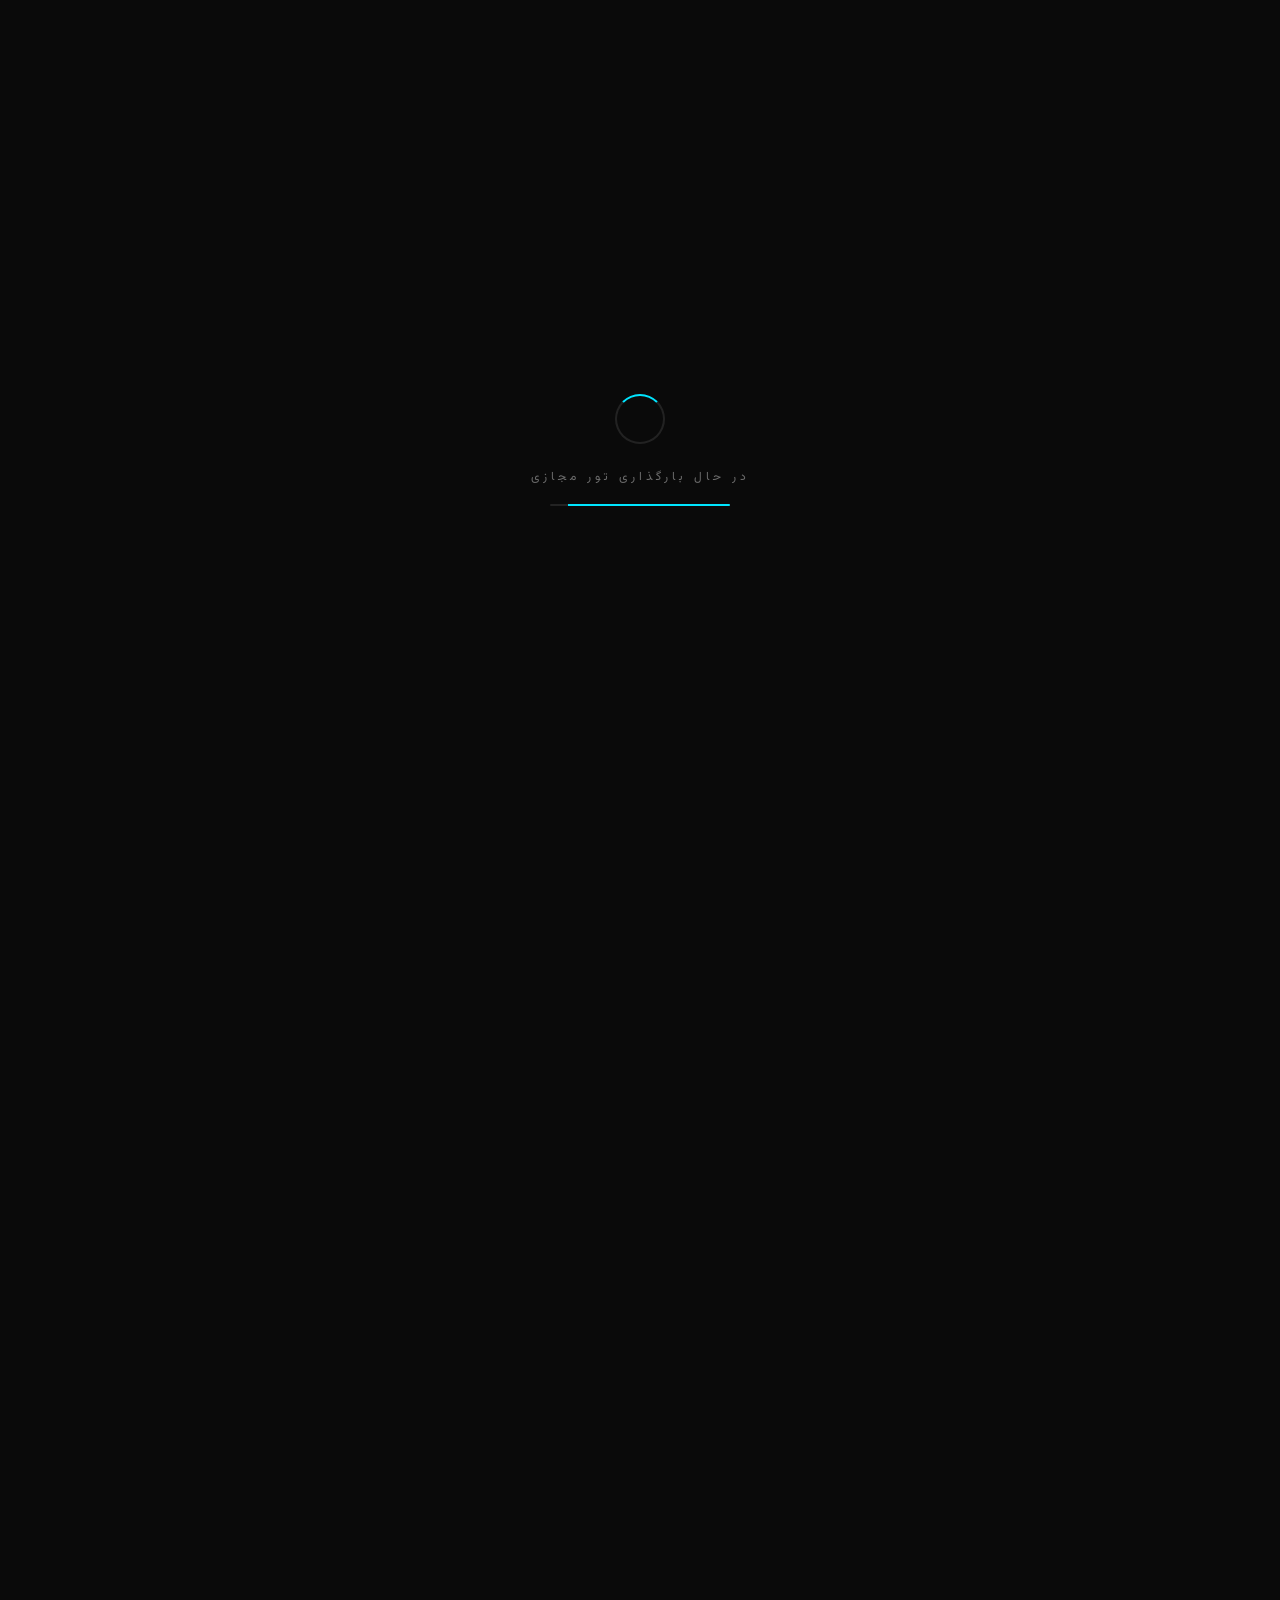
<file: 360-2/index.html>
<!DOCTYPE html>
<html lang="fa" dir="rtl">
<head>
    <meta charset="UTF-8">
    <meta name="viewport" content="width=device-width, initial-scale=1.0, maximum-scale=1.0, user-scalable=no">
    <meta name="apple-mobile-web-app-capable" content="yes">
    <meta name="apple-mobile-web-app-status-bar-style" content="black-translucent">
    <title>تور مجازی 360 — اسکرول کنید</title>
    <style>
        @import url('https://fonts.googleapis.com/css2?family=Vazirmatn:wght@100;300;400;500;700;900&display=swap');

        * {
            margin: 0;
            padding: 0;
            box-sizing: border-box;
            -webkit-tap-highlight-color: transparent;
        }

        :root {
            --accent: #00e5ff;
            --accent2: #ff6b35;
            --dark: #0a0a0a;
            --safe-bottom: env(safe-area-inset-bottom, 0px);
        }

        html {
            scroll-behavior: auto;
            overflow-x: hidden;
        }

        body {
            font-family: 'Vazirmatn', sans-serif;
            background: var(--dark);
            color: #fff;
            overflow-x: hidden;
            overscroll-behavior-y: none;
        }

        /* ==================== SCROLL CONTAINER ==================== */
        .scroll-container {
            height: 1200vh;
            position: relative;
        }

        /* ==================== VIDEO ==================== */
        .video-wrapper {
            position: fixed;
            top: 0;
            left: 0;
            width: 100vw;
            height: 100vh;
            height: 100dvh;
            z-index: 1;
            overflow: hidden;
        }

        .video-wrapper video {
            width: 100%;
            height: 100%;
            object-fit: cover;
            transform: scale(1);
            transition: transform 0.3s ease-out;
        }

        .video-overlay {
            position: fixed;
            top: 0;
            left: 0;
            width: 100%;
            height: 100%;
            z-index: 2;
            pointer-events: none;
            background:
                radial-gradient(ellipse at center, transparent 40%, rgba(0,0,0,0.35) 100%),
                linear-gradient(to bottom, rgba(0,0,0,0.25) 0%, transparent 18%, transparent 82%, rgba(0,0,0,0.45) 100%);
        }

        .vignette {
            position: fixed;
            top: 0;
            left: 0;
            width: 100%;
            height: 100%;
            z-index: 2;
            pointer-events: none;
            box-shadow: inset 0 0 120px rgba(0,0,0,0.5);
        }

        /* ==================== TOP BAR ==================== */
        .top-bar {
            position: fixed;
            top: 0;
            left: 0;
            width: 100%;
            height: 64px;
            z-index: 200;
            display: flex;
            align-items: center;
            justify-content: center;
            padding: 0 24px;
            background: linear-gradient(to bottom, rgba(0,0,0,0.5), transparent);
        }

        .logo {
            font-size: 18px;
            font-weight: 900;
            letter-spacing: 3px;
            display: flex;
            align-items: center;
            gap: 10px;
        }

        .logo-icon {
            width: 34px;
            height: 34px;
            border: 2px solid var(--accent);
            border-radius: 50%;
            display: flex;
            align-items: center;
            justify-content: center;
            font-size: 12px;
            flex-shrink: 0;
        }

        /* ==================== PROGRESS BAR (Desktop — vertical) ==================== */
        .progress-track {
            position: fixed;
            right: 28px;
            top: 50%;
            transform: translateY(-50%);
            width: 3px;
            height: 180px;
            background: rgba(255,255,255,0.1);
            border-radius: 3px;
            z-index: 100;
        }

        .progress-fill {
            width: 100%;
            height: 0%;
            background: linear-gradient(to bottom, var(--accent), var(--accent2));
            border-radius: 3px;
            transition: height 0.1s linear;
            position: relative;
        }

        .progress-fill::after {
            content: '';
            position: absolute;
            bottom: -5px;
            left: 50%;
            transform: translateX(-50%);
            width: 11px;
            height: 11px;
            background: var(--accent);
            border-radius: 50%;
            box-shadow: 0 0 12px var(--accent);
        }

        .section-marker {
            position: absolute;
            right: -8px;
            width: 20px;
            height: 1px;
            background: rgba(255,255,255,0.15);
        }

        /* ==================== MOBILE PROGRESS (horizontal top) ==================== */
        .mobile-progress {
            display: none;
            position: fixed;
            top: 0;
            left: 0;
            width: 100%;
            height: 3px;
            background: rgba(255,255,255,0.08);
            z-index: 300;
        }

        .mobile-progress-fill {
            height: 100%;
            width: 0%;
            background: linear-gradient(to right, var(--accent), var(--accent2));
            transition: width 0.1s linear;
            border-radius: 0 3px 3px 0;
            position: relative;
        }

        .mobile-progress-fill::after {
            content: '';
            position: absolute;
            right: -2px;
            top: -2px;
            width: 7px;
            height: 7px;
            background: var(--accent);
            border-radius: 50%;
            box-shadow: 0 0 10px var(--accent);
        }

        /* ==================== SCROLL INDICATOR ==================== */
        .scroll-indicator {
            position: fixed;
            bottom: 90px;
            left: 50%;
            transform: translateX(-50%);
            z-index: 100;
            display: flex;
            flex-direction: column;
            align-items: center;
            gap: 10px;
            opacity: 1;
            transition: opacity 0.5s;
        }

        .scroll-indicator.hidden {
            opacity: 0;
            pointer-events: none;
        }

        .scroll-indicator span {
            font-size: 11px;
            letter-spacing: 3px;
            color: rgba(255,255,255,0.5);
        }

        .scroll-mouse {
            width: 24px;
            height: 38px;
            border: 2px solid rgba(255,255,255,0.3);
            border-radius: 12px;
            position: relative;
        }

        .scroll-mouse::after {
            content: '';
            position: absolute;
            top: 8px;
            left: 50%;
            transform: translateX(-50%);
            width: 3px;
            height: 8px;
            background: var(--accent);
            border-radius: 3px;
            animation: scrollAnim 2s infinite;
        }

        .scroll-touch {
            display: none;
            font-size: 28px;
            animation: swipeAnim 2s infinite ease-in-out;
        }

        @keyframes scrollAnim {
            0% { opacity: 1; top: 8px; }
            100% { opacity: 0; top: 22px; }
        }

        @keyframes swipeAnim {
            0%, 100% { transform: translateY(0); opacity: 1; }
            50% { transform: translateY(-15px); opacity: 0.4; }
        }

        /* ==================== CONTENT SECTIONS ==================== */
        .content-section {
            position: fixed;
            top: 0;
            left: 0;
            width: 100%;
            height: 100vh;
            height: 100dvh;
            z-index: 50;
            display: flex;
            align-items: center;
            justify-content: center;
            pointer-events: none;
            opacity: 0;
            transition: opacity 0.6s ease-out;
        }

        .content-section.active {
            opacity: 1;
            pointer-events: auto;
        }

        .section-inner {
            max-width: 680px;
            padding: 0 32px;
            text-align: center;
        }

        .section-tag {
            font-size: 11px;
            letter-spacing: 5px;
            color: var(--accent);
            margin-bottom: 18px;
            display: inline-block;
            border: 1px solid rgba(0, 229, 255, 0.3);
            padding: 6px 16px;
            border-radius: 20px;
        }

        .section-title {
            font-size: clamp(24px, 5vw, 52px);
            font-weight: 900;
            line-height: 1.3;
            margin-bottom: 16px;
            background: linear-gradient(135deg, #fff 0%, rgba(255,255,255,0.7) 100%);
            -webkit-background-clip: text;
            -webkit-text-fill-color: transparent;
            background-clip: text;
        }

        .section-desc {
            font-size: clamp(13px, 2.5vw, 16px);
            line-height: 1.8;
            color: rgba(255,255,255,0.6);
            font-weight: 300;
        }

        /* ==================== TIMELINE DOTS ==================== */
        .timeline-dots {
            position: fixed;
            bottom: 32px;
            left: 50%;
            transform: translateX(-50%);
            z-index: 100;
            display: flex;
            gap: 24px;
            align-items: center;
        }

        .timeline-dot {
            width: 8px;
            height: 8px;
            border-radius: 50%;
            background: rgba(255,255,255,0.2);
            cursor: pointer;
            transition: all 0.3s;
            position: relative;
        }

        .timeline-dot.active {
            background: var(--accent);
            box-shadow: 0 0 10px var(--accent);
            transform: scale(1.5);
        }

        .timeline-dot::after {
            content: attr(data-label);
            position: absolute;
            bottom: 22px;
            left: 50%;
            transform: translateX(-50%);
            font-size: 9px;
            white-space: nowrap;
            color: rgba(255,255,255,0.4);
            letter-spacing: 1px;
            opacity: 0;
            transition: opacity 0.3s;
            pointer-events: none;
        }

        .timeline-dot:hover::after,
        .timeline-dot.active::after {
            opacity: 1;
        }

        /* ==================== LOADING ==================== */
        .loading-screen {
            position: fixed;
            top: 0;
            left: 0;
            width: 100%;
            height: 100%;
            z-index: 9999;
            background: var(--dark);
            display: flex;
            flex-direction: column;
            align-items: center;
            justify-content: center;
            transition: opacity 0.8s, visibility 0.8s;
            padding: 20px;
        }

        .loading-screen.hidden {
            opacity: 0;
            visibility: hidden;
        }

        .loading-ring {
            width: 50px;
            height: 50px;
            border: 2px solid rgba(255,255,255,0.1);
            border-top-color: var(--accent);
            border-radius: 50%;
            animation: spin 1s linear infinite;
            margin-bottom: 24px;
        }

        @keyframes spin {
            to { transform: rotate(360deg); }
        }

        .loading-text {
            font-size: 12px;
            letter-spacing: 4px;
            color: rgba(255,255,255,0.4);
            text-align: center;
        }

        .loading-progress {
            margin-top: 18px;
            width: 180px;
            max-width: 70vw;
            height: 2px;
            background: rgba(255,255,255,0.1);
            border-radius: 2px;
            overflow: hidden;
        }

        .loading-progress-fill {
            height: 100%;
            background: var(--accent);
            width: 0%;
            transition: width 0.3s;
        }

        /* ============================================================
           RESPONSIVE
           ============================================================ */

        @media (max-width: 1024px) {
            .progress-track { right: 20px; height: 150px; }
            .top-bar { padding: 0 20px; height: 56px; }
            .logo { font-size: 16px; }
            .logo-icon { width: 30px; height: 30px; font-size: 11px; }
        }

        @media (max-width: 768px) {
            .scroll-container { height: 800vh; }

            /* Hide desktop progress */
            .progress-track { display: none; }

            /* Show mobile progress */
            .mobile-progress { display: block; }

            /* Show touch indicator */
            .scroll-mouse { display: none; }
            .scroll-touch { display: block; }
            .scroll-indicator { bottom: 100px; }

            /* Top bar */
            .top-bar { height: 50px; padding: 0 16px; }
            .logo { font-size: 14px; gap: 8px; letter-spacing: 2px; }
            .logo-icon { width: 26px; height: 26px; font-size: 9px; }

            /* Content */
            .section-inner { padding: 0 20px; }
            .section-tag { font-size: 9px; letter-spacing: 3px; padding: 5px 12px; }
            .section-desc { font-size: 13px; }
            .content-section { padding-bottom: 60px; }

            /* Timeline */
            .timeline-dots { bottom: 24px; gap: 18px; padding-bottom: var(--safe-bottom); }
            .timeline-dot { width: 7px; height: 7px; }
            .timeline-dot::after { font-size: 8px; bottom: 18px; }

            /* Lighter vignette */
            .vignette { box-shadow: inset 0 0 80px rgba(0,0,0,0.4); }
        }

        @media (max-width: 480px) {
            .scroll-container { height: 650vh; }
            .top-bar { height: 44px; padding: 0 12px; }
            .logo { font-size: 12px; gap: 6px; }
            .logo-icon { width: 24px; height: 24px; font-size: 8px; border-width: 1.5px; }
            .section-inner { padding: 0 16px; }
            .section-tag { font-size: 8px; letter-spacing: 2px; padding: 4px 10px; margin-bottom: 12px; }
            .section-title { font-size: clamp(20px, 6vw, 30px); margin-bottom: 10px; }
            .section-desc { font-size: 12px; line-height: 1.7; }
            .content-section { padding-bottom: 70px; }
            .scroll-indicator { bottom: 85px; }
            .scroll-indicator span { font-size: 10px; letter-spacing: 2px; }
            .timeline-dots { bottom: 18px; gap: 14px; }
            .timeline-dot { width: 6px; height: 6px; }
            .timeline-dot.active { transform: scale(1.6); }
            .timeline-dot::after { font-size: 7px; bottom: 16px; }
        }

        @media (max-width: 360px) {
            .section-title { font-size: clamp(18px, 5.5vw, 26px); }
            .section-desc { font-size: 11px; }
            .timeline-dots { gap: 10px; }
        }

        @media (max-height: 500px) and (orientation: landscape) {
            .scroll-container { height: 500vh; }
            .section-title { font-size: clamp(16px, 3.5vw, 24px); }
            .section-desc { display: none; }
            .section-tag { margin-bottom: 8px; }
            .scroll-indicator { bottom: 70px; }
            .content-section { padding-bottom: 40px; }
            .top-bar { height: 38px; }
            .timeline-dots { bottom: 14px; }
        }

        @media (prefers-reduced-motion: reduce) {
            *, *::before, *::after {
                animation-duration: 0.01ms !important;
                transition-duration: 0.01ms !important;
            }
        }
    </style>
</head>
<body>
    <!-- Loading Screen -->
    <div class="loading-screen" id="loadingScreen">
        <div class="loading-ring"></div>
        <div class="loading-text">در حال بارگذاری تور مجازی</div>
        <div class="loading-progress">
            <div class="loading-progress-fill" id="loadingFill"></div>
        </div>
    </div>

    <!-- Mobile Progress -->
    <div class="mobile-progress">
        <div class="mobile-progress-fill" id="mobileProgressFill"></div>
    </div>

    <!-- Top Bar -->
    <div class="top-bar">
        <div class="logo">
            <div class="logo-icon">360</div>
            <span>SAEIDCLUB TOUR</span>
        </div>
    </div>

    <!-- Progress Bar (desktop) -->
    <div class="progress-track">
        <div class="progress-fill" id="progressFill"></div>
        <div class="section-marker" style="top: 0%"></div>
        <div class="section-marker" style="top: 20%"></div>
        <div class="section-marker" style="top: 40%"></div>
        <div class="section-marker" style="top: 60%"></div>
        <div class="section-marker" style="top: 80%"></div>
        <div class="section-marker" style="top: 100%"></div>
    </div>

    <!-- Video -->
    <div class="video-wrapper">
        <video id="mainVideo" muted playsinline preload="auto" webkit-playsinline>
            <source src="/360-2/1.mp4" type="video/mp4">
        </video>
    </div>

    <!-- Overlays -->
    <div class="video-overlay"></div>
    <div class="vignette"></div>

    <!-- Content Sections -->
    <div class="content-section" id="section0">
        <div class="section-inner">
            <!-- <div class="section-tag">تور مجازی ۳۶۰°</div>
            <h1 class="section-title">فضای زندگی مدرن را کاوش کنید</h1>
            <p class="section-desc">با اسکرول کردن، در فضاهای مختلف حرکت کنید. زمان ویدیو با اسکرول شما هماهنگ است.</p> -->
        </div>
    </div>

    <div class="content-section" id="section1">
        <div class="section-inner">
            <!-- <div class="section-tag">ورودی</div>
            <h1 class="section-title">ورودی با طراحی مینیمال</h1>
            <p class="section-desc">فضای ورودی با نورپردازی طبیعی و متریال‌های ارگانیک طراحی شده است.</p> -->
        </div>
    </div>

    <div class="content-section" id="section2">
        <div class="section-inner">
            <!-- <div class="section-tag">نشیمن</div>
            <h1 class="section-title">فضای نشیمن باز</h1>
            <p class="section-desc">سقف بلند و پنجره‌های سرتاسری، نور طبیعی را به تمام فضا می‌آورند.</p> -->
        </div>
    </div>

    <div class="content-section" id="section3">
        <div class="section-inner">
            <!-- <div class="section-tag">آشپزخانه</div>
            <h1 class="section-title">آشپزخانه مدرن</h1>
            <p class="section-desc">تجهیزات حرفه‌ای و سطوح کوارتز در کنار کابینت‌های سفارشی.</p> -->
        </div>
    </div>

    <div class="content-section" id="section4">
        <div class="section-inner">
            <!-- <div class="section-tag">تراس</div>
            <h1 class="section-title">تراس رو به منظره</h1>
            <p class="section-desc">فضای بیرونی خصوصی با چشم‌انداز ۱۸۰ درجه‌ای.</p> -->
        </div>
    </div>

    <!-- Scroll Indicator -->
    <div class="scroll-indicator" id="scrollIndicator">
        <div class="scroll-mouse"></div>
        <div class="scroll-touch">👆</div>
        <span>اسکرول کنید</span>
    </div>

    <!-- Timeline Dots -->
    <!-- <div class="timeline-dots" id="timelineDots">
        <div class="timeline-dot active" data-label="شروع" data-section="0"></div>
        <div class="timeline-dot" data-label="ورودی" data-section="1"></div>
        <div class="timeline-dot" data-label="نشیمن" data-section="2"></div>
        <div class="timeline-dot" data-label="آشپزخانه" data-section="3"></div>
        <div class="timeline-dot" data-label="تراس" data-section="4"></div>
    </div> -->

    <!-- Scroll Container -->
    <div class="scroll-container" id="scrollContainer"></div>

    <script>
        const NUM_SECTIONS = 5;
        const video = document.getElementById('mainVideo');
        const progressFill = document.getElementById('progressFill');
        const mobileProgressFill = document.getElementById('mobileProgressFill');
        const scrollIndicator = document.getElementById('scrollIndicator');
        const loadingScreen = document.getElementById('loadingScreen');
        const loadingFill = document.getElementById('loadingFill');
        const sections = document.querySelectorAll('.content-section');
        const timelineDots = document.querySelectorAll('.timeline-dot');
        const isMobileQuery = () => window.innerWidth <= 768;

        // ===== LOADING =====
        let videoReady = false;
        let loadProgress = 0;

        const loadInterval = setInterval(() => {
            loadProgress += Math.random() * 15;
            if (loadProgress > 90 && !videoReady) loadProgress = 90;
            if (loadProgress >= 100) loadProgress = 100;
            loadingFill.style.width = loadProgress + '%';
            if (loadProgress >= 100) {
                clearInterval(loadInterval);
                setTimeout(() => loadingScreen.classList.add('hidden'), 400);
            }
        }, 200);

        video.addEventListener('canplaythrough', () => {
            videoReady = true;
            loadProgress = 100;
            loadingFill.style.width = '100%';
            clearInterval(loadInterval);
            setTimeout(() => loadingScreen.classList.add('hidden'), 500);
        });

        setTimeout(() => {
            loadProgress = 100;
            loadingFill.style.width = '100%';
            clearInterval(loadInterval);
            setTimeout(() => loadingScreen.classList.add('hidden'), 400);
        }, 5000);

        // ===== SCROLL → VIDEO =====
        let targetTime = 0;
        let currentTime = 0;

        function lerp(a, b, t) { return a + (b - a) * t; }

        function getScrollProgress() {
            const scrollTop = window.pageYOffset || document.documentElement.scrollTop;
            const docHeight = document.documentElement.scrollHeight - window.innerHeight;
            return Math.max(0, Math.min(1, scrollTop / docHeight));
        }

        function update() {
            const progress = getScrollProgress();
            const mobile = isMobileQuery();

            // Video time
            if (video.duration && !isNaN(video.duration)) {
                targetTime = progress * video.duration;
                currentTime = lerp(currentTime, targetTime, mobile ? 0.15 : 0.1);
                if (Math.abs(video.currentTime - currentTime) > 0.01) {
                    video.currentTime = currentTime;
                }
            }

            // Progress
            progressFill.style.height = (progress * 100) + '%';
            mobileProgressFill.style.width = (progress * 100) + '%';

            // Gentle zoom
            const zoom = mobile ? 1 + progress * 0.06 : 1 + progress * 0.12;
            video.style.transform = `scale(${zoom.toFixed(3)})`;

            // Scroll indicator
            scrollIndicator.classList.toggle('hidden', progress > 0.02);

            // Sections
            const sectionProgress = progress * NUM_SECTIONS;
            sections.forEach((section, i) => {
                const start = i - 0.3;
                const end = i + 0.7;
                if (sectionProgress >= start && sectionProgress <= end) {
                    section.classList.add('active');
                    const local = (sectionProgress - i) / 0.7;
                    const inner = section.querySelector('.section-inner');
                    inner.style.transform = `translateY(${local * (mobile ? -25 : -50)}px)`;
                    inner.style.opacity = 1 - Math.abs(local) * 0.5;
                } else {
                    section.classList.remove('active');
                }
            });

            // Timeline
            const active = Math.round(progress * (NUM_SECTIONS - 1));
            timelineDots.forEach((dot, i) => dot.classList.toggle('active', i === active));

            requestAnimationFrame(update);
        }

        requestAnimationFrame(update);

        // ===== TIMELINE CLICKS =====
        timelineDots.forEach(dot => {
            dot.addEventListener('click', () => {
                const idx = parseInt(dot.dataset.section);
                const docH = document.documentElement.scrollHeight - window.innerHeight;
                window.scrollTo({ top: (idx / (NUM_SECTIONS - 1)) * docH, behavior: 'smooth' });
            });
        });

        // ===== KEYBOARD =====
        document.addEventListener('keydown', (e) => {
            const step = window.innerHeight * 2;
            if (e.key === 'ArrowDown' || e.key === ' ') {
                e.preventDefault();
                window.scrollBy({ top: step, behavior: 'smooth' });
            } else if (e.key === 'ArrowUp') {
                e.preventDefault();
                window.scrollBy({ top: -step, behavior: 'smooth' });
            }
        });

        // ===== VIDEO FALLBACK =====
        video.addEventListener('error', () => {
            video.src = 'https://videos.pexels.com/video-files/7578022/7578022-hd_1920_1080_30fps.mp4';
            video.load();
        });

        video.pause();
        video.load();

        // ===== iOS video fix =====
        document.addEventListener('touchstart', () => {
            if (video.paused) {
                video.play().then(() => { video.pause(); video.currentTime = 0; }).catch(() => {});
            }
        }, { once: true, passive: true });
    </script>
</body>
</html>
</file>
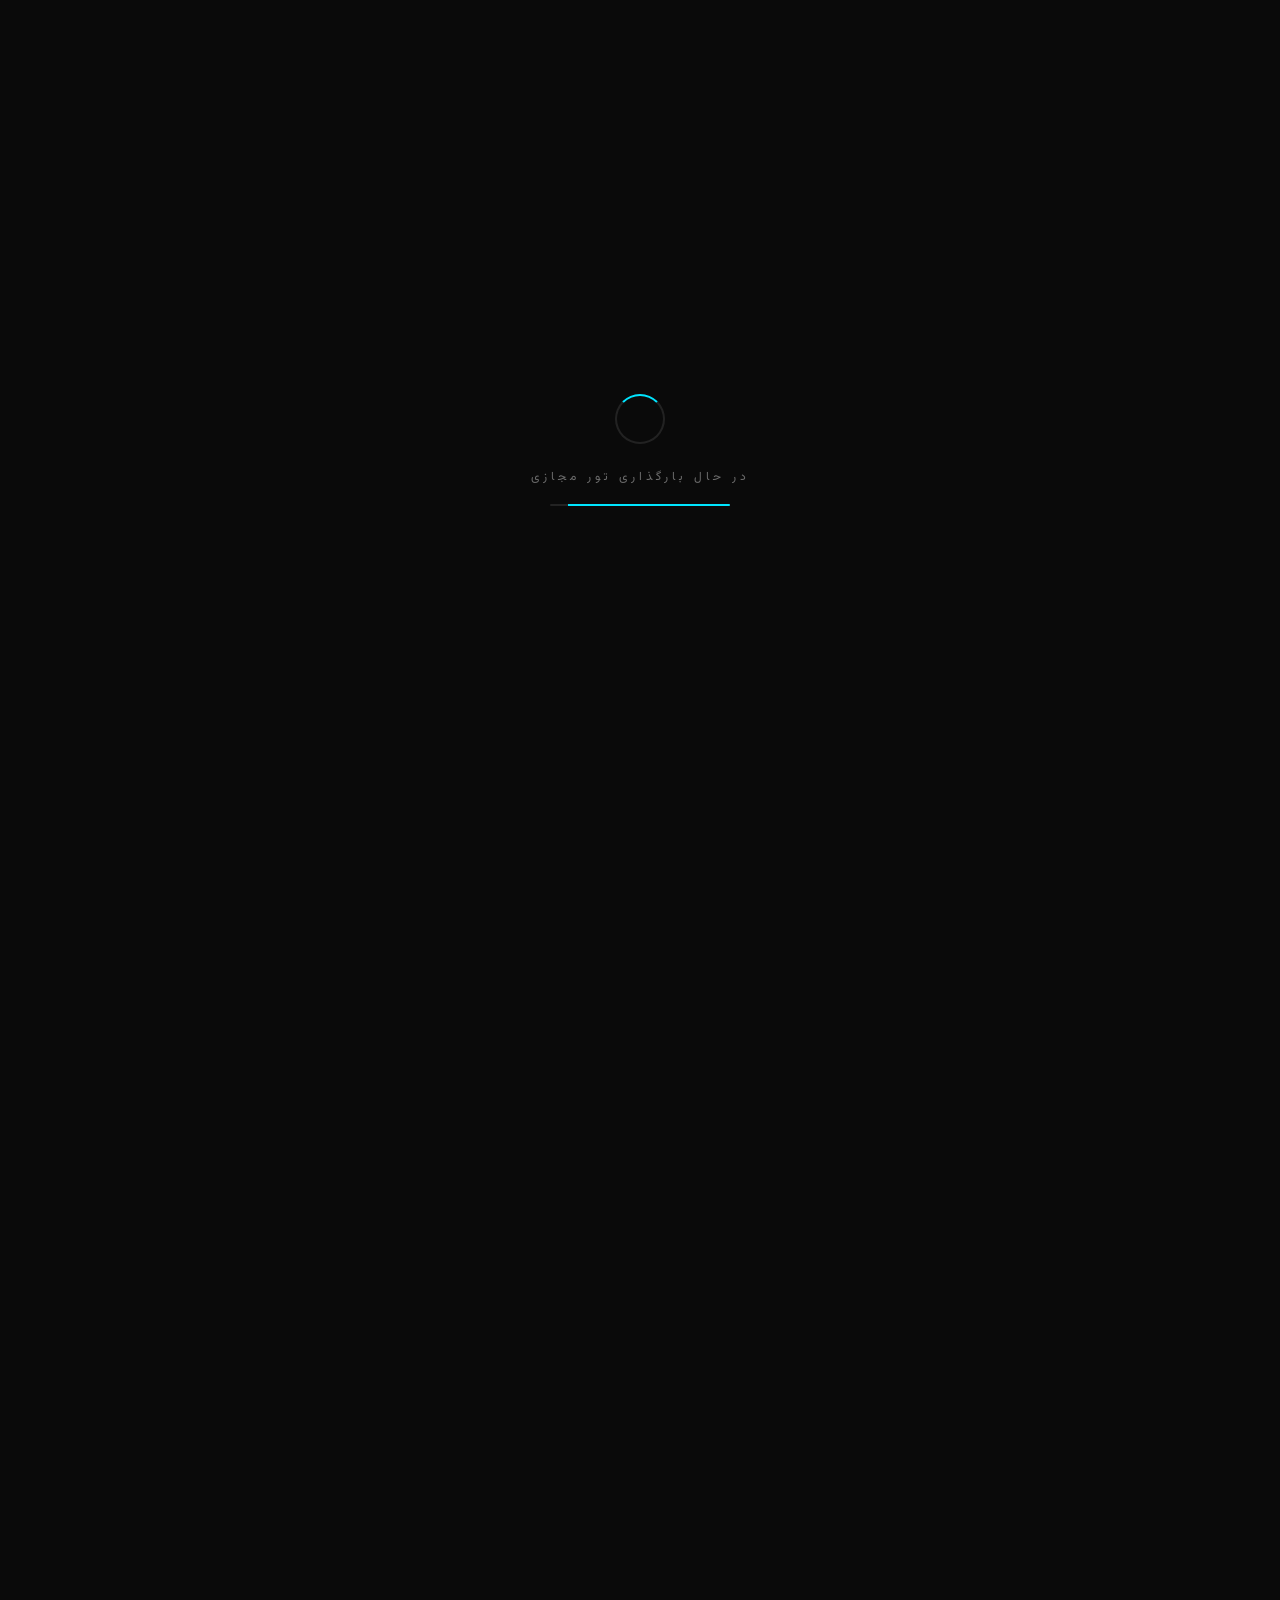
<file: 360/index.html>
<!DOCTYPE html>
<html lang="fa" dir="rtl">
<head>
    <meta charset="UTF-8">
    <meta name="viewport" content="width=device-width, initial-scale=1.0, maximum-scale=1.0, user-scalable=no">
    <meta name="apple-mobile-web-app-capable" content="yes">
    <meta name="apple-mobile-web-app-status-bar-style" content="black-translucent">
    <title>تور مجازی 360 — اسکرول کنید</title>
    <style>
        @import url('https://fonts.googleapis.com/css2?family=Vazirmatn:wght@100;300;400;500;700;900&display=swap');

        * {
            margin: 0;
            padding: 0;
            box-sizing: border-box;
            -webkit-tap-highlight-color: transparent;
        }

        :root {
            --accent: #00e5ff;
            --accent2: #ff6b35;
            --dark: #0a0a0a;
            --safe-bottom: env(safe-area-inset-bottom, 0px);
        }

        html {
            scroll-behavior: auto;
            overflow-x: hidden;
        }

        body {
            font-family: 'Vazirmatn', sans-serif;
            background: var(--dark);
            color: #fff;
            overflow-x: hidden;
            overscroll-behavior-y: none;
        }

        /* ==================== SCROLL CONTAINER ==================== */
        .scroll-container {
            height: 1200vh;
            position: relative;
        }

        /* ==================== VIDEO ==================== */
        .video-wrapper {
            position: fixed;
            top: 0;
            left: 0;
            width: 100vw;
            height: 100vh;
            height: 100dvh;
            z-index: 1;
            overflow: hidden;
        }

        .video-wrapper video {
            width: 100%;
            height: 100%;
            object-fit: cover;
            transform: scale(1);
            transition: transform 0.3s ease-out;
        }

        .video-overlay {
            position: fixed;
            top: 0;
            left: 0;
            width: 100%;
            height: 100%;
            z-index: 2;
            pointer-events: none;
            background:
                radial-gradient(ellipse at center, transparent 40%, rgba(0,0,0,0.35) 100%),
                linear-gradient(to bottom, rgba(0,0,0,0.25) 0%, transparent 18%, transparent 82%, rgba(0,0,0,0.45) 100%);
        }

        .vignette {
            position: fixed;
            top: 0;
            left: 0;
            width: 100%;
            height: 100%;
            z-index: 2;
            pointer-events: none;
            box-shadow: inset 0 0 120px rgba(0,0,0,0.5);
        }

        /* ==================== TOP BAR ==================== */
        .top-bar {
            position: fixed;
            top: 0;
            left: 0;
            width: 100%;
            height: 64px;
            z-index: 200;
            display: flex;
            align-items: center;
            justify-content: center;
            padding: 0 24px;
            background: linear-gradient(to bottom, rgba(0,0,0,0.5), transparent);
        }

        .logo {
            font-size: 18px;
            font-weight: 900;
            letter-spacing: 3px;
            display: flex;
            align-items: center;
            gap: 10px;
        }

        .logo-icon {
            width: 34px;
            height: 34px;
            border: 2px solid var(--accent);
            border-radius: 50%;
            display: flex;
            align-items: center;
            justify-content: center;
            font-size: 12px;
            flex-shrink: 0;
        }

        /* ==================== PROGRESS BAR (Desktop — vertical) ==================== */
        .progress-track {
            position: fixed;
            right: 28px;
            top: 50%;
            transform: translateY(-50%);
            width: 3px;
            height: 180px;
            background: rgba(255,255,255,0.1);
            border-radius: 3px;
            z-index: 100;
        }

        .progress-fill {
            width: 100%;
            height: 0%;
            background: linear-gradient(to bottom, var(--accent), var(--accent2));
            border-radius: 3px;
            transition: height 0.1s linear;
            position: relative;
        }

        .progress-fill::after {
            content: '';
            position: absolute;
            bottom: -5px;
            left: 50%;
            transform: translateX(-50%);
            width: 11px;
            height: 11px;
            background: var(--accent);
            border-radius: 50%;
            box-shadow: 0 0 12px var(--accent);
        }

        .section-marker {
            position: absolute;
            right: -8px;
            width: 20px;
            height: 1px;
            background: rgba(255,255,255,0.15);
        }

        /* ==================== MOBILE PROGRESS (horizontal top) ==================== */
        .mobile-progress {
            display: none;
            position: fixed;
            top: 0;
            left: 0;
            width: 100%;
            height: 3px;
            background: rgba(255,255,255,0.08);
            z-index: 300;
        }

        .mobile-progress-fill {
            height: 100%;
            width: 0%;
            background: linear-gradient(to right, var(--accent), var(--accent2));
            transition: width 0.1s linear;
            border-radius: 0 3px 3px 0;
            position: relative;
        }

        .mobile-progress-fill::after {
            content: '';
            position: absolute;
            right: -2px;
            top: -2px;
            width: 7px;
            height: 7px;
            background: var(--accent);
            border-radius: 50%;
            box-shadow: 0 0 10px var(--accent);
        }

        /* ==================== SCROLL INDICATOR ==================== */
        .scroll-indicator {
            position: fixed;
            bottom: 90px;
            left: 50%;
            transform: translateX(-50%);
            z-index: 100;
            display: flex;
            flex-direction: column;
            align-items: center;
            gap: 10px;
            opacity: 1;
            transition: opacity 0.5s;
        }

        .scroll-indicator.hidden {
            opacity: 0;
            pointer-events: none;
        }

        .scroll-indicator span {
            font-size: 11px;
            letter-spacing: 3px;
            color: rgba(255,255,255,0.5);
        }

        .scroll-mouse {
            width: 24px;
            height: 38px;
            border: 2px solid rgba(255,255,255,0.3);
            border-radius: 12px;
            position: relative;
        }

        .scroll-mouse::after {
            content: '';
            position: absolute;
            top: 8px;
            left: 50%;
            transform: translateX(-50%);
            width: 3px;
            height: 8px;
            background: var(--accent);
            border-radius: 3px;
            animation: scrollAnim 2s infinite;
        }

        .scroll-touch {
            display: none;
            font-size: 28px;
            animation: swipeAnim 2s infinite ease-in-out;
        }

        @keyframes scrollAnim {
            0% { opacity: 1; top: 8px; }
            100% { opacity: 0; top: 22px; }
        }

        @keyframes swipeAnim {
            0%, 100% { transform: translateY(0); opacity: 1; }
            50% { transform: translateY(-15px); opacity: 0.4; }
        }

        /* ==================== CONTENT SECTIONS ==================== */
        .content-section {
            position: fixed;
            top: 0;
            left: 0;
            width: 100%;
            height: 100vh;
            height: 100dvh;
            z-index: 50;
            display: flex;
            align-items: center;
            justify-content: center;
            pointer-events: none;
            opacity: 0;
            transition: opacity 0.6s ease-out;
        }

        .content-section.active {
            opacity: 1;
            pointer-events: auto;
        }

        .section-inner {
            max-width: 680px;
            padding: 0 32px;
            text-align: center;
        }

        .section-tag {
            font-size: 11px;
            letter-spacing: 5px;
            color: var(--accent);
            margin-bottom: 18px;
            display: inline-block;
            border: 1px solid rgba(0, 229, 255, 0.3);
            padding: 6px 16px;
            border-radius: 20px;
        }

        .section-title {
            font-size: clamp(24px, 5vw, 52px);
            font-weight: 900;
            line-height: 1.3;
            margin-bottom: 16px;
            background: linear-gradient(135deg, #fff 0%, rgba(255,255,255,0.7) 100%);
            -webkit-background-clip: text;
            -webkit-text-fill-color: transparent;
            background-clip: text;
        }

        .section-desc {
            font-size: clamp(13px, 2.5vw, 16px);
            line-height: 1.8;
            color: rgba(255,255,255,0.6);
            font-weight: 300;
        }

        /* ==================== TIMELINE DOTS ==================== */
        .timeline-dots {
            position: fixed;
            bottom: 32px;
            left: 50%;
            transform: translateX(-50%);
            z-index: 100;
            display: flex;
            gap: 24px;
            align-items: center;
        }

        .timeline-dot {
            width: 8px;
            height: 8px;
            border-radius: 50%;
            background: rgba(255,255,255,0.2);
            cursor: pointer;
            transition: all 0.3s;
            position: relative;
        }

        .timeline-dot.active {
            background: var(--accent);
            box-shadow: 0 0 10px var(--accent);
            transform: scale(1.5);
        }

        .timeline-dot::after {
            content: attr(data-label);
            position: absolute;
            bottom: 22px;
            left: 50%;
            transform: translateX(-50%);
            font-size: 9px;
            white-space: nowrap;
            color: rgba(255,255,255,0.4);
            letter-spacing: 1px;
            opacity: 0;
            transition: opacity 0.3s;
            pointer-events: none;
        }

        .timeline-dot:hover::after,
        .timeline-dot.active::after {
            opacity: 1;
        }

        /* ==================== LOADING ==================== */
        .loading-screen {
            position: fixed;
            top: 0;
            left: 0;
            width: 100%;
            height: 100%;
            z-index: 9999;
            background: var(--dark);
            display: flex;
            flex-direction: column;
            align-items: center;
            justify-content: center;
            transition: opacity 0.8s, visibility 0.8s;
            padding: 20px;
        }

        .loading-screen.hidden {
            opacity: 0;
            visibility: hidden;
        }

        .loading-ring {
            width: 50px;
            height: 50px;
            border: 2px solid rgba(255,255,255,0.1);
            border-top-color: var(--accent);
            border-radius: 50%;
            animation: spin 1s linear infinite;
            margin-bottom: 24px;
        }

        @keyframes spin {
            to { transform: rotate(360deg); }
        }

        .loading-text {
            font-size: 12px;
            letter-spacing: 4px;
            color: rgba(255,255,255,0.4);
            text-align: center;
        }

        .loading-progress {
            margin-top: 18px;
            width: 180px;
            max-width: 70vw;
            height: 2px;
            background: rgba(255,255,255,0.1);
            border-radius: 2px;
            overflow: hidden;
        }

        .loading-progress-fill {
            height: 100%;
            background: var(--accent);
            width: 0%;
            transition: width 0.3s;
        }

        /* ============================================================
           RESPONSIVE
           ============================================================ */

        @media (max-width: 1024px) {
            .progress-track { right: 20px; height: 150px; }
            .top-bar { padding: 0 20px; height: 56px; }
            .logo { font-size: 16px; }
            .logo-icon { width: 30px; height: 30px; font-size: 11px; }
        }

        @media (max-width: 768px) {
            .scroll-container { height: 800vh; }

            /* Hide desktop progress */
            .progress-track { display: none; }

            /* Show mobile progress */
            .mobile-progress { display: block; }

            /* Show touch indicator */
            .scroll-mouse { display: none; }
            .scroll-touch { display: block; }
            .scroll-indicator { bottom: 100px; }

            /* Top bar */
            .top-bar { height: 50px; padding: 0 16px; }
            .logo { font-size: 14px; gap: 8px; letter-spacing: 2px; }
            .logo-icon { width: 26px; height: 26px; font-size: 9px; }

            /* Content */
            .section-inner { padding: 0 20px; }
            .section-tag { font-size: 9px; letter-spacing: 3px; padding: 5px 12px; }
            .section-desc { font-size: 13px; }
            .content-section { padding-bottom: 60px; }

            /* Timeline */
            .timeline-dots { bottom: 24px; gap: 18px; padding-bottom: var(--safe-bottom); }
            .timeline-dot { width: 7px; height: 7px; }
            .timeline-dot::after { font-size: 8px; bottom: 18px; }

            /* Lighter vignette */
            .vignette { box-shadow: inset 0 0 80px rgba(0,0,0,0.4); }
        }

        @media (max-width: 480px) {
            .scroll-container { height: 650vh; }
            .top-bar { height: 44px; padding: 0 12px; }
            .logo { font-size: 12px; gap: 6px; }
            .logo-icon { width: 24px; height: 24px; font-size: 8px; border-width: 1.5px; }
            .section-inner { padding: 0 16px; }
            .section-tag { font-size: 8px; letter-spacing: 2px; padding: 4px 10px; margin-bottom: 12px; }
            .section-title { font-size: clamp(20px, 6vw, 30px); margin-bottom: 10px; }
            .section-desc { font-size: 12px; line-height: 1.7; }
            .content-section { padding-bottom: 70px; }
            .scroll-indicator { bottom: 85px; }
            .scroll-indicator span { font-size: 10px; letter-spacing: 2px; }
            .timeline-dots { bottom: 18px; gap: 14px; }
            .timeline-dot { width: 6px; height: 6px; }
            .timeline-dot.active { transform: scale(1.6); }
            .timeline-dot::after { font-size: 7px; bottom: 16px; }
        }

        @media (max-width: 360px) {
            .section-title { font-size: clamp(18px, 5.5vw, 26px); }
            .section-desc { font-size: 11px; }
            .timeline-dots { gap: 10px; }
        }

        @media (max-height: 500px) and (orientation: landscape) {
            .scroll-container { height: 500vh; }
            .section-title { font-size: clamp(16px, 3.5vw, 24px); }
            .section-desc { display: none; }
            .section-tag { margin-bottom: 8px; }
            .scroll-indicator { bottom: 70px; }
            .content-section { padding-bottom: 40px; }
            .top-bar { height: 38px; }
            .timeline-dots { bottom: 14px; }
        }

        @media (prefers-reduced-motion: reduce) {
            *, *::before, *::after {
                animation-duration: 0.01ms !important;
                transition-duration: 0.01ms !important;
            }
        }
    </style>
</head>
<body>
    <!-- Loading Screen -->
    <div class="loading-screen" id="loadingScreen">
        <div class="loading-ring"></div>
        <div class="loading-text">در حال بارگذاری تور مجازی</div>
        <div class="loading-progress">
            <div class="loading-progress-fill" id="loadingFill"></div>
        </div>
    </div>

    <!-- Mobile Progress -->
    <div class="mobile-progress">
        <div class="mobile-progress-fill" id="mobileProgressFill"></div>
    </div>

    <!-- Top Bar -->
    <div class="top-bar">
        <div class="logo">
            <div class="logo-icon">360</div>
            <span>SAEIDCLUB TOUR</span>
        </div>
    </div>

    <!-- Progress Bar (desktop) -->
    <div class="progress-track">
        <div class="progress-fill" id="progressFill"></div>
        <div class="section-marker" style="top: 0%"></div>
        <div class="section-marker" style="top: 20%"></div>
        <div class="section-marker" style="top: 40%"></div>
        <div class="section-marker" style="top: 60%"></div>
        <div class="section-marker" style="top: 80%"></div>
        <div class="section-marker" style="top: 100%"></div>
    </div>

    <!-- Video -->
    <div class="video-wrapper">
        <video id="mainVideo" muted playsinline preload="auto" webkit-playsinline>
            <source src="/360/1.mp4" type="video/mp4">
        </video>
    </div>

    <!-- Overlays -->
    <div class="video-overlay"></div>
    <div class="vignette"></div>

    <!-- Content Sections -->
    <div class="content-section" id="section0">
        <div class="section-inner">
            <!-- <div class="section-tag">تور مجازی ۳۶۰°</div>
            <h1 class="section-title">فضای زندگی مدرن را کاوش کنید</h1>
            <p class="section-desc">با اسکرول کردن، در فضاهای مختلف حرکت کنید. زمان ویدیو با اسکرول شما هماهنگ است.</p> -->
        </div>
    </div>

    <div class="content-section" id="section1">
        <div class="section-inner">
            <!-- <div class="section-tag">ورودی</div>
            <h1 class="section-title">ورودی با طراحی مینیمال</h1>
            <p class="section-desc">فضای ورودی با نورپردازی طبیعی و متریال‌های ارگانیک طراحی شده است.</p> -->
        </div>
    </div>

    <div class="content-section" id="section2">
        <div class="section-inner">
            <!-- <div class="section-tag">نشیمن</div>
            <h1 class="section-title">فضای نشیمن باز</h1>
            <p class="section-desc">سقف بلند و پنجره‌های سرتاسری، نور طبیعی را به تمام فضا می‌آورند.</p> -->
        </div>
    </div>

    <div class="content-section" id="section3">
        <div class="section-inner">
            <!-- <div class="section-tag">آشپزخانه</div>
            <h1 class="section-title">آشپزخانه مدرن</h1>
            <p class="section-desc">تجهیزات حرفه‌ای و سطوح کوارتز در کنار کابینت‌های سفارشی.</p> -->
        </div>
    </div>

    <div class="content-section" id="section4">
        <div class="section-inner">
            <!-- <div class="section-tag">تراس</div>
            <h1 class="section-title">تراس رو به منظره</h1>
            <p class="section-desc">فضای بیرونی خصوصی با چشم‌انداز ۱۸۰ درجه‌ای.</p> -->
        </div>
    </div>

    <!-- Scroll Indicator -->
    <div class="scroll-indicator" id="scrollIndicator">
        <div class="scroll-mouse"></div>
        <div class="scroll-touch">👆</div>
        <span>اسکرول کنید</span>
    </div>

    <!-- Timeline Dots -->
    <!-- <div class="timeline-dots" id="timelineDots">
        <div class="timeline-dot active" data-label="شروع" data-section="0"></div>
        <div class="timeline-dot" data-label="ورودی" data-section="1"></div>
        <div class="timeline-dot" data-label="نشیمن" data-section="2"></div>
        <div class="timeline-dot" data-label="آشپزخانه" data-section="3"></div>
        <div class="timeline-dot" data-label="تراس" data-section="4"></div>
    </div> -->

    <!-- Scroll Container -->
    <div class="scroll-container" id="scrollContainer"></div>

    <script>
        const NUM_SECTIONS = 5;
        const video = document.getElementById('mainVideo');
        const progressFill = document.getElementById('progressFill');
        const mobileProgressFill = document.getElementById('mobileProgressFill');
        const scrollIndicator = document.getElementById('scrollIndicator');
        const loadingScreen = document.getElementById('loadingScreen');
        const loadingFill = document.getElementById('loadingFill');
        const sections = document.querySelectorAll('.content-section');
        const timelineDots = document.querySelectorAll('.timeline-dot');
        const isMobileQuery = () => window.innerWidth <= 768;

        // ===== LOADING =====
        let videoReady = false;
        let loadProgress = 0;

        const loadInterval = setInterval(() => {
            loadProgress += Math.random() * 15;
            if (loadProgress > 90 && !videoReady) loadProgress = 90;
            if (loadProgress >= 100) loadProgress = 100;
            loadingFill.style.width = loadProgress + '%';
            if (loadProgress >= 100) {
                clearInterval(loadInterval);
                setTimeout(() => loadingScreen.classList.add('hidden'), 400);
            }
        }, 200);

        video.addEventListener('canplaythrough', () => {
            videoReady = true;
            loadProgress = 100;
            loadingFill.style.width = '100%';
            clearInterval(loadInterval);
            setTimeout(() => loadingScreen.classList.add('hidden'), 500);
        });

        setTimeout(() => {
            loadProgress = 100;
            loadingFill.style.width = '100%';
            clearInterval(loadInterval);
            setTimeout(() => loadingScreen.classList.add('hidden'), 400);
        }, 5000);

        // ===== SCROLL → VIDEO =====
        let targetTime = 0;
        let currentTime = 0;

        function lerp(a, b, t) { return a + (b - a) * t; }

        function getScrollProgress() {
            const scrollTop = window.pageYOffset || document.documentElement.scrollTop;
            const docHeight = document.documentElement.scrollHeight - window.innerHeight;
            return Math.max(0, Math.min(1, scrollTop / docHeight));
        }

        function update() {
            const progress = getScrollProgress();
            const mobile = isMobileQuery();

            // Video time
            if (video.duration && !isNaN(video.duration)) {
                targetTime = progress * video.duration;
                currentTime = lerp(currentTime, targetTime, mobile ? 0.15 : 0.1);
                if (Math.abs(video.currentTime - currentTime) > 0.01) {
                    video.currentTime = currentTime;
                }
            }

            // Progress
            progressFill.style.height = (progress * 100) + '%';
            mobileProgressFill.style.width = (progress * 100) + '%';

            // Gentle zoom
            const zoom = mobile ? 1 + progress * 0.06 : 1 + progress * 0.12;
            video.style.transform = `scale(${zoom.toFixed(3)})`;

            // Scroll indicator
            scrollIndicator.classList.toggle('hidden', progress > 0.02);

            // Sections
            const sectionProgress = progress * NUM_SECTIONS;
            sections.forEach((section, i) => {
                const start = i - 0.3;
                const end = i + 0.7;
                if (sectionProgress >= start && sectionProgress <= end) {
                    section.classList.add('active');
                    const local = (sectionProgress - i) / 0.7;
                    const inner = section.querySelector('.section-inner');
                    inner.style.transform = `translateY(${local * (mobile ? -25 : -50)}px)`;
                    inner.style.opacity = 1 - Math.abs(local) * 0.5;
                } else {
                    section.classList.remove('active');
                }
            });

            // Timeline
            const active = Math.round(progress * (NUM_SECTIONS - 1));
            timelineDots.forEach((dot, i) => dot.classList.toggle('active', i === active));

            requestAnimationFrame(update);
        }

        requestAnimationFrame(update);

        // ===== TIMELINE CLICKS =====
        timelineDots.forEach(dot => {
            dot.addEventListener('click', () => {
                const idx = parseInt(dot.dataset.section);
                const docH = document.documentElement.scrollHeight - window.innerHeight;
                window.scrollTo({ top: (idx / (NUM_SECTIONS - 1)) * docH, behavior: 'smooth' });
            });
        });

        // ===== KEYBOARD =====
        document.addEventListener('keydown', (e) => {
            const step = window.innerHeight * 2;
            if (e.key === 'ArrowDown' || e.key === ' ') {
                e.preventDefault();
                window.scrollBy({ top: step, behavior: 'smooth' });
            } else if (e.key === 'ArrowUp') {
                e.preventDefault();
                window.scrollBy({ top: -step, behavior: 'smooth' });
            }
        });

        // ===== VIDEO FALLBACK =====
        video.addEventListener('error', () => {
            video.src = 'https://videos.pexels.com/video-files/7578022/7578022-hd_1920_1080_30fps.mp4';
            video.load();
        });

        video.pause();
        video.load();

        // ===== iOS video fix =====
        document.addEventListener('touchstart', () => {
            if (video.paused) {
                video.play().then(() => { video.pause(); video.currentTime = 0; }).catch(() => {});
            }
        }, { once: true, passive: true });
    </script>
</body>
</html>
</file>
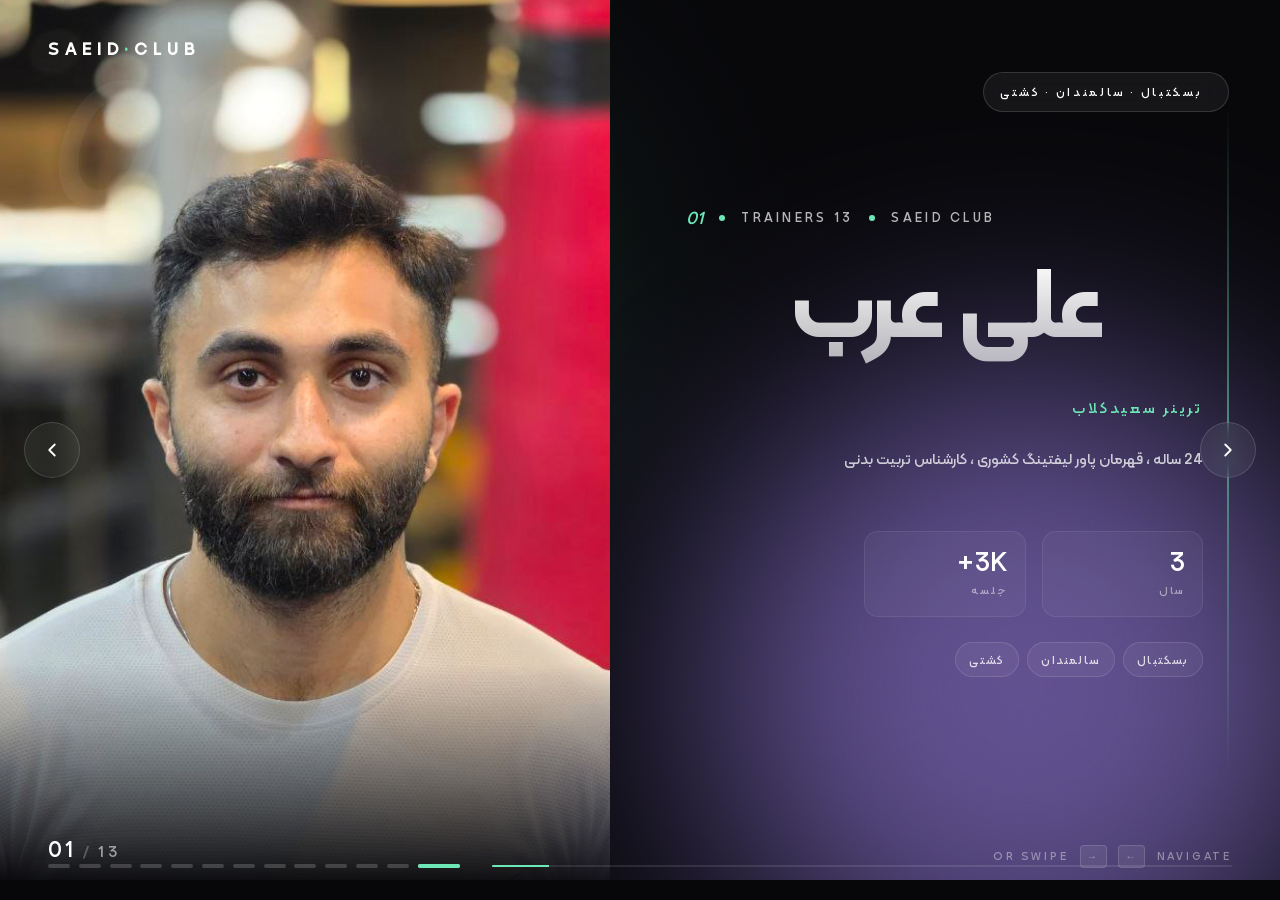
<file: trainer/index.html>
<!DOCTYPE html>
<html lang="ar" dir="rtl">

<head>
  <meta charset="UTF-8" />
  <meta name="viewport" content="width=device-width, initial-scale=1.0" />
  <title>Saeidclub | سعید کلاب</title>
  <link rel="preconnect" href="https://fonts.googleapis.com" />
  <link rel="preconnect" href="https://fonts.gstatic.com" crossorigin />
  <link
    href="https://fonts.googleapis.com/css2?family=Inter:wght@300;400;500;600;700&family=Playfair+Display:ital,wght@0,400;0,700;1,400&family=Space+Grotesk:wght@400;500;700&family=Tajawal:wght@400;500;700;900&family=Noto+Naskh+Arabic:wght@400;500;700&display=swap"
    rel="stylesheet" />
  <link rel="stylesheet" href="../fonts.css">
  <style>
    /* ---------- Reset & Base ---------- */
    *,
    *::before,
    *::after {
      box-sizing: border-box;
      margin: 0;
      padding: 0px;
    }

    html,
    body {
      height: 100%;
      overflow: hidden;
      background: #07070a;
      color: #fff;
      font-family: kalameh;
      -webkit-tap-highlight-color: transparent;
      touch-action: pan-y;
      overscroll-behavior: none;
    }

    img {
      display: block;
      max-width: 100%;
    }

    button {
      font: inherit;
      color: inherit;
      background: none;
      border: none;
      cursor: pointer;
      -webkit-tap-highlight-color: transparent;
    }

    /* Safe-area for notched phones */
    :root {
      --sat: env(safe-area-inset-top, 0px);
      --sab: env(safe-area-inset-bottom, 0px);
      --sal: env(safe-area-inset-left, 0px);
      --sar: env(safe-area-inset-right, 0px);
    }

    @font-face {
      font-family: 'kalameh';
      src: url('../kalameh.ttf') format('truetype');
    }

    body {
      font-family: kalameh !important;
    }

    /* ---------- Slider shell ---------- */
    .slider {
      position: relative;
      width: 100vw;
      height: 100vh;
      overflow: hidden;
      background: #07070a;
      padding-bottom: 20px;
      font-family: kalameh;
    }

    /* ---------- Slides ---------- */
    .slides {
      position: relative;
      width: 100%;
      height: 100%;
    }

    .slide {
      position: absolute;
      inset: 0;
      display: grid;
      grid-template-columns: 1.1fr 1fr;
      align-items: stretch;
      opacity: 0;
      visibility: hidden;
      transition: opacity .9s cubic-bezier(.7, .0, .3, 1), visibility 0s linear .9s;
      pointer-events: none;
    }

    .slide.is-active {
      opacity: 1;
      visibility: visible;
      pointer-events: auto;
      transition: opacity .9s cubic-bezier(.7, .0, .3, 1);
    }

    /* Stagger animation on each slide content */
    .slide.is-active .anim {
      animation: rise 1s cubic-bezier(.2, .7, .2, 1) both;
    }

    .slide.is-active .anim.d1 {
      animation-delay: .15s;
    }

    .slide.is-active .anim.d2 {
      font-family: kalameh;
      animation-delay: .28s;
      padding-bottom: 20px;
    }

    .slide.is-active .anim.d3 {
      animation-delay: .42s;
    }

    .slide.is-active .anim.d4 {
      animation-delay: .55s;
    }

    .slide.is-active .anim.d5 {
      animation-delay: .68s;
    }

    .slide.is-active .anim.d6 {
      animation-delay: .82s;
    }

    .slide.is-active .anim.d7 {
      animation-delay: .95s;
    }

    @keyframes rise {
      from {
        opacity: 0;
        transform: translateY(40px);
      }

      to {
        opacity: 1;
        transform: translateY(0);
      }
    }

    /* ---------- Background blobs ---------- */
    .bg {
      position: absolute;
      inset: 0;
      z-index: 0;
      overflow: hidden;
    }

    .bg::before,
    .bg::after {
      content: '';
      position: absolute;
      border-radius: 50%;
      filter: blur(120px);
      opacity: .55;
      transition: background 1s ease;
    }

    .bg::before {
      width: 55vw;
      height: 55vw;
      top: -10vw;
      left: -10vw;
    }

    .bg::after {
      width: 50vw;
      height: 50vw;
      bottom: -10vw;
      right: -5vw;
    }

    .slide[data-theme="1"] .bg::before {
      background: #6ee7b7;
    }

    .slide[data-theme="1"] .bg::after {
      background: #a78bfa;
    }

    .slide[data-theme="2"] .bg::before {
      background: #fb7185;
    }

    .slide[data-theme="2"] .bg::after {
      background: #fb923c;
    }

    .slide[data-theme="3"] .bg::before {
      background: #f472b6;
    }

    .slide[data-theme="3"] .bg::after {
      background: #fb7185;
    }

    .slide[data-theme="4"] .bg::before {
      background: #dc2626;
    }

    .slide[data-theme="4"] .bg::after {
      background: #1e293b;
    }

    .slide[data-theme="5"] .bg::before {
      background: #d946ef;
    }

    .slide[data-theme="5"] .bg::after {
      background: #22d3ee;
    }

    .slide[data-theme="6"] .bg::before {
      background: #f59e0b;
    }

    .slide[data-theme="6"] .bg::after {
      background: #ef4444;
    }

    .slide[data-theme="7"] .bg::before {
      background: #84cc16;
    }

    .slide[data-theme="7"] .bg::after {
      background: #06b6d4;
    }

    .slide[data-theme="8"] .bg::before {
      background: #3b82f6;
    }

    .slide[data-theme="8"] .bg::after {
      background: #94a3b8;
    }

    .slide[data-theme="9"] .bg::before {
      background: #f97316;
    }

    .slide[data-theme="9"] .bg::after {
      background: #facc15;
    }

    .slide[data-theme="10"] .bg::before {
      background: #6366f1;
    }

    .slide[data-theme="10"] .bg::after {
      background: #facc15;
    }

    .slide[data-theme="11"] .bg::before {
      background: #a78bfa;
    }

    .slide[data-theme="11"] .bg::after {
      background: #60a5fa;
    }

    .slide[data-theme="12"] .bg::before {
      background: #06b6d4;
    }

    .slide[data-theme="12"] .bg::after {
      background: #3b82f6;
    }

    /* dark overlay for readability */
    .bg .veil {
      position: absolute;
      inset: 0;
      background: radial-gradient(ellipse at 30% 50%, rgba(7, 7, 10, .55), rgba(7, 7, 10, .92) 70%);
    }

    /* subtle grain */
    .grain {
      position: absolute;
      inset: 0;
      z-index: 1;
      opacity: .12;
      mix-blend-mode: overlay;
      pointer-events: none;
      background-image: url("data:image/svg+xml;utf8,<svg xmlns='http://www.w3.org/2000/svg' width='200' height='200'><filter id='n'><feTurbulence type='fractalNoise' baseFrequency='.9' numOctaves='2' stitchTiles='stitch'/></filter><rect width='100%25' height='100%25' filter='url(%23n)'/></svg>");
    }

    /* ---------- Grid layout ---------- */
    .slide-inner {
      position: relative;
      z-index: 2;
      display: contents;
    }

    .content {
      position: relative;
      z-index: 3;
      padding: 6vh 6vw;
      display: flex;
      flex-direction: column;
      justify-content: center;
      gap: 1.6rem;
      max-width: 760px;
    }

    /* Vertical accent line */
    .content::before {
      content: '';
      position: absolute;
      inset-inline-start: 4vw;
      top: 12vh;
      bottom: 12vh;
      width: 2px;
      background: linear-gradient(180deg, transparent, var(--accent, #fff), transparent);
      opacity: .55;
    }

    .meta {
      display: flex;
      align-items: center;
      gap: 1rem;
      font-family: kalameh;
      font-size: .82rem;
      letter-spacing: .25em;
      text-transform: uppercase;
      color: rgba(255, 255, 255, .7);
    }

    .meta .num {
      font-family: kalameh;
      font-style: italic;
      font-size: 1.1rem;
      letter-spacing: 0;
      color: var(--accent, #fff);
    }

    .meta .dot {
      width: 6px;
      height: 6px;
      border-radius: 50%;
      background: var(--accent, #fff);
    }

    .name {
      text-align: center;
      font-family: kalameh;
      font-size: clamp(3rem, 7.5vw, 6.5rem);
      font-weight: 700;
      line-height: .95;
      letter-spacing: -.02em;
      background: linear-gradient(180deg, #fff 0%, rgba(255, 255, 255, .65) 100%);
      -webkit-background-clip: text;
      background-clip: text;
      color: transparent;
      padding-bottom: 20px;
    }

    .role {
      font-family: kalameh;
      font-size: clamp(.95rem, 1.2vw, 1.15rem);
      letter-spacing: .18em;
      text-transform: uppercase;
      color: var(--accent, #fff);
    }

    .bio {
      font-size: clamp(.95rem, 1.15vw, 1.1rem);
      line-height: 1.65;
      color: rgba(255, 255, 255, .75);
      max-width: 38ch;
    }

    .quote {
      font-family: kalameh;
      font-style: italic;
      font-size: clamp(1rem, 1.3vw, 1.25rem);
      color: rgba(255, 255, 255, .55);
      padding-inline-start: 1rem;
      border-inline-start: 1px solid rgba(255, 255, 255, .2);
    }

    .stats {
      display: grid;
      grid-template-columns: repeat(3, 1fr);
      gap: 1rem;
      margin-top: .5rem;
    }

    .stat {
      padding: 1rem 1.1rem;
      background: rgba(255, 255, 255, .04);
      border: 1px solid rgba(255, 255, 255, .08);
      border-radius: 14px;
      backdrop-filter: blur(12px);
      -webkit-backdrop-filter: blur(12px);
      transition: transform .3s ease, border-color .3s ease;
    }

    .stat:hover {
      transform: translateY(-3px);
      border-color: var(--accent, #fff);
    }

    .stat .v {
      font-family: kalameh;
      font-size: 1.7rem;
      color: #fff;
      line-height: 1;
    }

    .stat .l {
      margin-top: .35rem;
      font-family: kalameh;
      font-size: .7rem;
      letter-spacing: .2em;
      text-transform: uppercase;
      color: rgba(255, 255, 255, .5);
    }

    .tags {
      display: flex;
      flex-wrap: wrap;
      gap: .5rem;
    }

    .tag {
      padding: .4rem .85rem;
      border-radius: 999px;
      font-size: .75rem;
      letter-spacing: .1em;
      text-transform: uppercase;
      background: rgba(255, 255, 255, .05);
      border: 1px solid rgba(255, 255, 255, .12);
      color: rgba(255, 255, 255, .8);
      transition: background .3s ease, color .3s ease, border-color .3s ease;
    }

    .tag:hover {
      background: var(--accent, #fff);
      color: #07070a;
      border-color: transparent;
    }

    /* ---------- Photo column ---------- */
    .photo {
      position: relative;
      z-index: 3;
      display: flex;
      align-items: stretch;
      justify-content: center;
      overflow: hidden;
    }

    .photo-wrap {
      position: relative;
      width: 100%;
      height: 100%;
      display: flex;
      align-items: flex-end;
      justify-content: center;
    }

    .photo img {
      width: 100%;
      height: 100%;
      object-fit: cover;
      object-position: center 20%;
      mask-image: linear-gradient(180deg, #000 0%, #000 75%, transparent 100%);
      -webkit-mask-image: linear-gradient(180deg, #000 0%, #000 75%, transparent 100%);
      transition: transform 1.2s cubic-bezier(.2, .7, .2, 1), filter 1.2s ease;
      filter: saturate(1.05) contrast(1.05);
    }

    .slide.is-active .photo img {
      transform: scale(1.02);
    }

    /* Big number watermark */
    .watermark {
      position: absolute;
      z-index: 4;
      top: 6vh;
      inset-inline-end: 3vw;
      font-family: kalameh;
      font-style: italic;
      font-weight: 400;
      font-size: clamp(6rem, 14vw, 14rem);
      line-height: 1;
      color: rgba(255, 255, 255, .05);
      user-select: none;
      pointer-events: none;
    }

    /* Specialty badge */
    .badge {
      position: absolute;
      z-index: 5;
      top: 8vh;
      inset-inline-start: 4vw;
      display: inline-flex;
      align-items: center;
      gap: .6rem;
      padding: .55rem 1rem;
      border-radius: 999px;
      background: rgba(255, 255, 255, .06);
      border: 1px solid rgba(255, 255, 255, .14);
      backdrop-filter: blur(14px);
      -webkit-backdrop-filter: blur(14px);
      font-family: kalameh;
      font-size: .75rem;
      letter-spacing: .22em;
      text-transform: uppercase;
    }

    .badge .pulse {
      width: 8px;
      height: 8px;
      border-radius: 50%;
      background: var(--accent, #fff);
      box-shadow: 0 0 0 0 var(--accent, #fff);
      animation: pulse 1.8s infinite;
    }

    @keyframes pulse {
      0% {
        box-shadow: 0 0 0 0 rgba(255, 255, 255, .55);
      }

      70% {
        box-shadow: 0 0 0 12px rgba(255, 255, 255, 0);
      }

      100% {
        box-shadow: 0 0 0 0 rgba(255, 255, 255, 0);
      }
    }

    /* ---------- Top brand bar ---------- */
    .topbar {
      position: absolute;
      z-index: 10;
      top: 0;
      left: 0;
      right: 0;
      padding: 2.2rem 3rem;
      display: flex;
      justify-content: space-between;
      align-items: center;
      pointer-events: none;
    }

    .brand {
      font-family: kalameh;
      font-weight: 700;
      font-size: 1.05rem;
      letter-spacing: .35em;
      text-transform: uppercase;
      pointer-events: auto;
    }

    .brand .dot {
      color: var(--accent, #fff);
    }

    .topbar .right {
      display: flex;
      gap: 1.5rem;
      align-items: center;
      pointer-events: auto;
      font-family: kalameh;
      font-size: .75rem;
      letter-spacing: .25em;
      text-transform: uppercase;
      color: rgba(255, 255, 255, .65);
    }

    .topbar .right a {
      color: inherit;
      text-decoration: none;
      transition: color .3s ease;
    }

    .topbar .right a:hover {
      color: #fff;
    }

    /* Actions cluster (nav links + lang toggle) */
    .topbar-actions {
      display: flex;
      align-items: center;
      gap: 1.4rem;
      pointer-events: auto;
    }

    /* Language toggle (AR / EN) */
    .lang-toggle {
      display: inline-flex;
      align-items: center;
      gap: .35rem;
      padding: .35rem .7rem;
      border-radius: 999px;
      background: rgba(255, 255, 255, .06);
      border: 1px solid rgba(255, 255, 255, .14);
      font-family: kalameh;
      font-size: .72rem;
      letter-spacing: .18em;
      transition: background .3s ease, border-color .3s ease;
    }

    .lang-toggle:hover {
      background: rgba(255, 255, 255, .12);
      border-color: rgba(255, 255, 255, .3);
    }

    .lang-toggle .lang-opt {
      color: rgba(255, 255, 255, .5);
      transition: color .3s ease;
      padding: 0 .15rem;
    }

    .lang-toggle .lang-opt.is-active {
      color: #fff;
    }

    .lang-toggle .lang-sep {
      color: rgba(255, 255, 255, .3);
    }

    /* ---------- Bottom progress + dots ---------- */
    .bottombar {
      position: absolute;
      z-index: 10;
      bottom: 0;
      left: 0;
      right: 0;
      padding: 2rem 3rem;
      display: flex;
      align-items: center;
      gap: 2rem;
      pointer-events: none;
    }

    .progress {
      flex: 1;
      height: 2px;
      background: rgba(255, 255, 255, .1);
      border-radius: 2px;
      overflow: hidden;
      pointer-events: auto;
    }

    .progress span {
      display: block;
      height: 100%;
      width: 0;
      background: var(--accent, #fff);
      transition: width .9s cubic-bezier(.7, .0, .3, 1);
    }

    .dots {
      display: flex;
      gap: .55rem;
      pointer-events: auto;
    }

    .dot-btn {
      width: 22px;
      height: 4px;
      border-radius: 4px;
      background: rgba(255, 255, 255, .18);
      transition: width .3s ease, background .3s ease;
      position: relative;
      overflow: hidden;
    }

    .dot-btn.is-active {
      width: 42px;
      background: rgba(255, 255, 255, .5);
    }

    .dot-btn.is-active::after {
      content: '';
      position: absolute;
      inset: 0;
      background: var(--accent, #fff);
      transform-origin: left;
      animation: fill 8s linear forwards;
    }

    @keyframes fill {
      from {
        transform: scaleX(0);
      }

      to {
        transform: scaleX(1);
      }
    }

    /* ---------- Side arrows ---------- */
    .nav {
      position: absolute;
      z-index: 9;
      top: 50%;
      transform: translateY(-50%);
      width: 56px;
      height: 56px;
      border-radius: 50%;
      background: rgba(255, 255, 255, .06);
      border: 1px solid rgba(255, 255, 255, .14);
      backdrop-filter: blur(10px);
      -webkit-backdrop-filter: blur(10px);
      display: grid;
      place-items: center;
      transition: background .3s ease, transform .3s ease, border-color .3s ease;
      color: #fff;
    }

    .nav:hover {
      background: var(--accent, #fff);
      color: #07070a;
      border-color: transparent;
      transform: translateY(-50%) scale(1.06);
    }

    .nav.prev {
      inset-inline-start: 1.5rem;
    }

    .nav.next {
      inset-inline-end: 1.5rem;
    }

    .nav svg {
      width: 22px;
      height: 22px;
    }

    /* ---------- Counter ---------- */
    .counter {
      position: absolute;
      z-index: 9;
      bottom: 2rem;
      inset-inline-end: 3rem;
      font-family: kalameh;
      font-size: 1rem;
      letter-spacing: .2em;
      color: rgba(255, 255, 255, .55);
      pointer-events: none;
    }

    .counter .cur {
      color: #fff;
      font-size: 1.4rem;
    }

    .counter .slash {
      margin: 0 .4rem;
      opacity: .5;
    }

    /* ---------- Hint ---------- */
    .hint {
      position: absolute;
      z-index: 9;
      bottom: 2rem;
      inset-inline-start: 3rem;
      font-family: kalameh;
      font-size: .7rem;
      letter-spacing: .25em;
      text-transform: uppercase;
      color: rgba(255, 255, 255, .4);
      pointer-events: none;
      display: flex;
      gap: .7rem;
      align-items: center;
    }

    .hint kbd {
      font-family: kalameh;
      font-size: .65rem;
      padding: 2px 6px;
      border-radius: 4px;
      background: rgba(255, 255, 255, .08);
      border: 1px solid rgba(255, 255, 255, .14);
    }

    /* ============================================================
     RESPONSIVE
     ============================================================ */

    /* ---- Tablet & below (≤ 1024px) ---- */
    @media (max-width: 1024px) {
      .topbar {
        padding: 1.6rem 1.8rem;
      }

      .bottombar {
        padding: 1.4rem 1.8rem;
      }

      .content {
        padding: 5vh 4.5vw;
        gap: 1.2rem;
      }

      .content::before {
        inset-inline-start: 2.5vw;
        top: 8vh;
        bottom: 8vh;
      }

      .nav {
        width: 50px;
        height: 50px;
      }
    }

    /* ---- Mobile layout (≤ 768px) ---- */
    @media (max-width: 768px) {

      /* Stack: photo top, content bottom */
      .slide {
        grid-template-columns: 1fr;
        grid-template-rows: 38vh 1fr;
      }

      .photo {
        order: -1;
        max-height: 38vh;
        min-height: 280px;
      }

      .photo img {
        mask-image: linear-gradient(180deg, #000 55%, transparent 100%);
        -webkit-mask-image: linear-gradient(180deg, #000 55%, transparent 100%);
        object-position: center 25%;
      }

      .content {
        padding: 2.4rem 1.4rem 7rem;
        gap: .9rem;
        max-width: 100%;
        justify-content: flex-start;
      }

      .content::before {
        display: none;
      }

      /* Decorative cleanup */
      .watermark {
        display: none;
      }

      .badge {
        top: auto;
        bottom: calc(62vh + .8rem);
        inset-inline-start: 1.2rem;
        padding: .45rem .8rem;
        font-size: .65rem;
        letter-spacing: .18em;
      }

      .badge .pulse {
        width: 6px;
        height: 6px;
      }

      /* Tighter typography */
      .name {
        font-size: clamp(2.4rem, 11vw, 3.6rem);
      }

      .role {
        font-size: .8rem;
        letter-spacing: .14em;
      }

      .bio {
        font-size: .9rem;
        line-height: 1.55;
        max-width: 100%;
      }

      .quote {
        font-size: .9rem;
        padding: .4rem .8rem;
      }

      /* Stats — still 3 cols but compact */
      .stats {
        gap: .5rem;
      }

      .stat {
        padding: .7rem .8rem;
        border-radius: 10px;
      }

      .stat .v {
        font-size: 1.25rem;
      }

      .stat .l {
        font-size: .6rem;
        letter-spacing: .15em;
      }

      /* Tags compact */
      .tag {
        padding: .35rem .7rem;
        font-size: .65rem;
      }

      /* Meta line — hide some bits */
      .meta {
        font-size: .7rem;
        letter-spacing: .18em;
        gap: .6rem;
        flex-wrap: wrap;
      }

      .meta .num {
        font-size: 1rem;
      }

      .meta>span:nth-child(4),
      .meta>span:nth-child(5) {
        display: none;
      }

      /* Topbar — slim, hide nav links, glass backdrop */
      .topbar {
        padding: calc(.9rem + var(--sat)) 1.2rem .9rem;
        backdrop-filter: blur(10px);
        -webkit-backdrop-filter: blur(10px);
        background: linear-gradient(180deg, rgba(7, 7, 10, .55), transparent);
      }

      .topbar .right {
        display: none;
      }

      .topbar-actions {
        gap: 0;
      }

      .brand {
        font-size: .9rem;
        letter-spacing: .28em;
      }

      /* Bottombar — stack: progress on top, dots below */
      .bottombar {
        flex-direction: column;
        align-items: stretch;
        padding: .9rem 1.2rem calc(.9rem + var(--sab));
        gap: .7rem;
        background: linear-gradient(0deg, rgba(7, 7, 10, .7), transparent);
        backdrop-filter: blur(10px);
        -webkit-backdrop-filter: blur(10px);
      }

      .dots {
        gap: .4rem;
        justify-content: center;
      }

      .dot-btn {
        width: 16px;
        height: 3px;
      }

      .dot-btn.is-active {
        width: 28px;
      }

      .progress {
        width: 100%;
      }

      /* Bigger tap targets */
      .nav {
        width: 48px;
        height: 48px;
        background: rgba(7, 7, 10, .55);
        border: 1px solid rgba(255, 255, 255, .18);
      }

      .nav.prev {
        inset-inline-start: .8rem;
      }

      .nav.next {
        inset-inline-end: .8rem;
      }

      .nav svg {
        width: 20px;
        height: 20px;
      }

      /* Hide keyboard hint on touch devices */
      .hint {
        display: none;
      }

      /* Counter — top right corner */
      .counter {
        inset-inline-end: 1.2rem;
        bottom: auto;
        top: calc(.8rem + var(--sat));
        font-size: .85rem;
        padding: .35rem .7rem;
        border-radius: 999px;
        background: rgba(7, 7, 10, .55);
        border: 1px solid rgba(255, 255, 255, .12);
        backdrop-filter: blur(10px);
        -webkit-backdrop-filter: blur(10px);
      }

      .counter .cur {
        font-size: 1rem;
      }
    }

    /* ---- Small phones (≤ 420px) ---- */
    @media (max-width: 420px) {
      .slide {
        grid-template-rows: 32vh 1fr;
      }

      .photo {
        max-height: 45vh;
        height: 600px;
        min-height: 240px;
      }

      .badge {
        bottom: calc(58vh + .6rem);
      }

      .content {
        padding: 1.8rem 1.1rem 6.5rem;
        gap: .75rem;
      }

      .name {
        font-size: clamp(2.1rem, 12vw, 2.8rem);
      }

      .role {
        font-size: .72rem;
      }

      .bio {
        font-size: .82rem;
      }

      .stats {
        grid-template-columns: repeat(3, 1fr);
        gap: .35rem;
      }

      .stat {
        padding: .6rem .55rem;
      }

      .stat .v {
        font-size: 1.05rem;
      }

      .stat .l {
        font-size: .55rem;
      }

      .tag {
        font-size: .6rem;
        padding: .3rem .6rem;
      }

      .quote {
        font-size: .82rem;
      }

      .nav {
        width: 42px;
        height: 42px;
      }

      .nav.prev {
        inset-inline-start: .5rem;
      }

      .nav.next {
        inset-inline-end: .5rem;
      }
    }

    /* ---- Very short landscape phones ---- */
    @media (max-height: 500px) and (orientation: landscape) {
      .slide {
        grid-template-columns: 1fr 1.2fr;
        grid-template-rows: 1fr;
      }

      .photo {
        order: 0;
        max-height: 100vh;
        min-height: 0;
      }

      .photo img {
        mask-image: linear-gradient(90deg, #000 70%, transparent 100%);
        -webkit-mask-image: linear-gradient(90deg, #000 70%, transparent 100%);
      }

      .badge {
        top: 1rem;
        bottom: auto;
        inset-inline-start: 1rem;
      }

      .content {
        padding: 1.2rem 1.4rem;
        gap: .6rem;
      }

      .name {
        font-size: clamp(2rem, 6vw, 3rem);
      }

      .role {
        font-size: .7rem;
      }

      .bio {
        font-size: .8rem;
        -webkit-line-clamp: 2;
        display: -webkit-box;
        -webkit-box-orient: vertical;
        overflow: hidden;
      }

      .quote {
        display: none;
      }

      .stats {
        grid-template-columns: repeat(3, 1fr);
      }

      .stat {
        padding: .5rem .6rem;
      }

      .stat .v {
        font-size: 1rem;
      }

      .stat .l {
        font-size: .55rem;
      }

      .tags {
        display: none;
      }

      .watermark {
        display: none;
      }
    }

    /* ---- Very large screens ---- */
    @media (min-width: 1600px) {
      .content {
        padding: 8vh 8vw;
      }

      .name {
        font-size: clamp(5rem, 8vw, 8rem);
      }
    }

    /* ============================================================
     RTL OVERRIDES
     (For things that logical properties can't auto-flip:
      SVG icon mirroring, transform-origin, etc.)
     ============================================================ */
    html[dir="rtl"] {
      direction: rtl;
    }

    /* Mirror arrow chevrons in RTL */
    html[dir="rtl"] .nav svg {
      transform: scaleX(-1);
    }

    /* Dot fill animation grows from the inline-start edge */
    html[dir="rtl"] .dot-btn.is-active::after {
      transform-origin: right;
    }

    /* Loader ring spins the other way in RTL (feels more natural) */
    html[dir="rtl"] .loader .ring {
      animation-direction: reverse;
    }

    /* Topbar layout — keep brand on start, controls on end */
    html[dir="rtl"] .topbar {
      flex-direction: row-reverse;
    }

    /* Meta line dots — the visual separator dots stay; just keep flex order */
    html[dir="rtl"] .meta {
      flex-direction: row-reverse;
    }

    /* On mobile, ensure the hint+counter don't overlap */
    @media (max-width: 768px) {
      html[dir="rtl"] .lang-toggle {
        font-size: .65rem;
        padding: .3rem .55rem;
      }
    }

    /* Keep progress fill growing from inline-start (right edge in RTL) */
    html[dir="rtl"] .progress span {
      margin-inline-start: auto;
      inset-inline-end: 0;
      inset-inline-start: auto;
    }

    /* ---- Reduced motion ---- */
    @media (prefers-reduced-motion: reduce) {

      *,
      *::before,
      *::after {
        animation-duration: .01ms !important;
        transition-duration: .01ms !important;
      }
    }

    /* ---------- Loader ---------- */
    .loader {
      position: fixed;
      inset: 0;
      z-index: 100;
      background: #07070a;
      display: grid;
      place-items: center;
      transition: opacity .6s ease, visibility 0s linear .6s;
    }

    .loader.hide {
      opacity: 0;
      visibility: hidden;
    }

    .loader .ring {
      width: 56px;
      height: 56px;
      border-radius: 50%;
      border: 2px solid rgba(255, 255, 255, .15);
      border-top-color: #fff;
      animation: spin 1s linear infinite;
    }

    @keyframes spin {
      to {
        transform: rotate(360deg);
      }
    }

    #navbarnew {
      display: none;
    }

    #langToggle {
      display: none;
    }
  </style>
</head>

<body>

  <div class="loader" id="loader">
    <div class="ring"></div>
  </div>

  <div class="slider" id="slider">

    <!-- Top brand bar -->
    <header class="topbar">
      <div class="brand">Saeid<span class="dot">·</span>CLUB</div>
      <div class="topbar-actions" id="navbarnew">
        <nav class="right">
          <a href="#">Programs</a>
          <a href="#">Schedule</a>
          <a href="#">Join</a>
        </nav>
        <button class="lang-toggle" id="langToggle" aria-label="Toggle language / direction" type="button">
          <span class="lang-opt is-active" data-dir="rtl">AR</span>
          <span class="lang-sep">/</span>
          <span class="lang-opt" data-dir="ltr">EN</span>
        </button>
      </div>
    </header>

    <!-- Side arrows -->
    <button class="nav prev" aria-label="Previous trainer" id="prev">
      <svg viewBox="0 0 24 24" fill="none" stroke="currentColor" stroke-width="2" stroke-linecap="round"
        stroke-linejoin="round">
        <polyline points="15 18 9 12 15 6"></polyline>
      </svg>
    </button>
    <button class="nav next" aria-label="Next trainer" id="next">
      <svg viewBox="0 0 24 24" fill="none" stroke="currentColor" stroke-width="2" stroke-linecap="round"
        stroke-linejoin="round">
        <polyline points="9 18 15 12 9 6"></polyline>
      </svg>
    </button>

    <!-- Slides -->
    <div class="slides" id="slides"><!-- populated by JS --></div>

    <!-- Bottom bar -->
    <div class="bottombar">
      <div class="progress"><span id="progress"></span></div>
      <div class="dots" id="dots"></div>
    </div>

    <!-- Counter & hint -->
    <div class="counter"><span class="cur" id="cur">01</span><span class="slash">/</span><span id="total">12</span>
    </div>
    <div class="hint"><span>Navigate</span><kbd>←</kbd><kbd>→</kbd><span>or swipe</span></div>

  </div>

  <script>
    /* ---------- Trainer data (12) ---------- */
    const trainers = [
      {
        theme: 1, accent: '#6ee7b7',
        num: '01', category: 'بسکتبال · سالمندان · کشتی',
        name: 'علی عرب',
        role: 'ترینر سعیدکلاب',
        bio: '24 ساله ، قهرمان پاور لیفتینگ کشوری ، کارشناس تربیت بدنی',
        quote: '',
        img: '../imgs/trainers/1.jpg',
        tags: ['بسکتبال', 'سالمندان', 'کشتی'],
        stats: [{ v: '3', l: 'سال' }, { v: '3K+', l: 'جلسه' }]
      },
      {
        theme: 2, accent: '#fb7185',
        num: '02', category: 'اصلاحی · آنالیز',
        name: 'سید محمد صادق نژادحسینی',
        role: 'ترینر و اپراتور آنالیز سعیدکلاب',
        bio: '23 ساله نائب قهرمان لیگ پیلاتس کشور ، کارشناس تربیت بدنی',
        quote: '',
        img: '../imgs/trainers/2.jpg',
        tags: ['اصلاحی', 'آنالیز'],
        stats: [{ v: '3', l: 'سال' }, { v: '5K+', l: 'جلسه' }]
      },
      {
        theme: 3, accent: '#f472b6',
        num: '03', category: 'شنا · والیبال · سالمندان',
        name: 'سیاوش طبری',
        role: 'ترینر سعید کلاب',
        bio: '25 ساله ، مربی و قهرمان شنای کشور ',
        quote: '',
        img: '../imgs/trainers/3.jpg',
        tags: ['شنا', 'والیبال', 'سالمندان'],
        stats: [{ v: '3', l: 'سال' }, { v: '8K+', l: 'جلسه' }]
      },
      {
        theme: 4, accent: '#dc2626',
        num: '04', category: 'فوتبال · اصلاحی',
        name: 'سینا شیرزاد',
        role: 'ترینر سعید کلاب',
        bio: '22 ساله قهرمان فوتبال استان مازندران ، کارشناس تربیت بدنی',
        quote: '',
        img: '../imgs/trainers/4.jpg',
        tags: ['فوتبال', 'اصلاحی'],
        stats: [{ v: '1', l: 'سال' }, { v: '2k+', l: 'جلسه' }]
      },
      {
        theme: 5, accent: '#d946ef',
        num: '05', category: 'کودک و نوجوان · رزمی',
        name: 'امیرحسین ساداتی',
        role: 'ترینر سعید کلاب',
        bio: '23 ساله ، 9 دوره قهرمانی تکواندو کشور ، کارشناس تربیت بدنی',
        quote: '',
        img: '../imgs/trainers/5.jpg',
        tags: ['رزمی', 'کودک و نوجوان'],
        stats: [{ v: '2', l: 'سال' }, { v: '2k+', l: 'جلسه' }]
      },
      {
        theme: 6, accent: '#f59e0b',
        num: '06', category: 'فوتبال',
        name: 'آرشام علی پور',
        role: 'ترینر سعید کلاب',
        bio: '23 ساله و نائب قهرمان لیگ پیلاتس کشور ، کارشناس تربیت بدنی و مربی درجه 4 فوتبال ',
        quote: '',
        img: '../imgs/trainers/6.jpg',
        tags: ['فوتبال'],
        stats: [{ v: '2', l: 'سال' }, { v: '3k+', l: 'جلسه' }]
      },
      {
        theme: 7, accent: '#84cc16',
        num: '07', category: 'کودک و نوجوان · فیتنس · آنالیز',
        name: 'امیرحسین یوسف پور',
        role: 'ترینر و اپراتور آنالیز سعید کلاب',
        bio: '28 ساله مربی درجه 3 فیتنس . کارشناس ارشد تربیت بدنی',
        quote: '',
        img: '../imgs/trainers/7.jpg',
        tags: ['کودک و نوجوان', 'فیتنس', 'آنالیز'],
        stats: [{ v: '1', l: 'سال' }, { v: '2k+', l: 'جلسه' }]
      },
      {
        theme: 8, accent: '#3b82f6',
        num: '08', category: 'فیتنس · بدنسازی',
        name: 'محمدرضا بابازاده',
        role: 'ترینر سعید کلاب',
        bio: '30 ساله کارشناس تربیت بدنی',
        quote: '',
        img: '../imgs/trainers/8.jpg',
        tags: ['فیتنس', 'بدنسازی'],
        stats: [{ v: '2', l: 'سال' }, { v: '4k+', l: 'جلسه' }]
      },
      {
        theme: 9, accent: '#f97316',
        num: '09', category: 'اصلاحی · سالمندان · آنالیز',
        name: 'امیررضا اصغری',
        role: 'ترینر سعید کلاب',
        bio: '26 ساله نائب قهرمانی لیگ پیلاتس کشور کارشناس تربیت بدنی',
        quote: '',
        img: '../imgs/trainers/9.jpg',
        tags: ['اصلاحی', 'سالمندان', 'آنالیز'],
        stats: [{ v: '2', l: 'سال' }, { v: '4k+', l: 'جلسه' }]
      },
      {
        theme: 10, accent: '#6366f1',
        num: '10', category: 'کراسفیت',
        name: 'محسن تقوی',
        role: 'ترینر سعید کلاب',
        bio: '36 ساله و داور مسابقات کراس فیت کشوری ، کارشناس تربیت بدنی',
        quote: '',
        img: '../imgs/trainers/10.jpg',
        tags: ['کراسفیت'],
        stats: [{ v: '3', l: 'سال' }, { v: '5k+', l: 'جلسه' }]
      },
      {
        theme: 11, accent: '#a78bfa',
        num: '11', category: 'وزنه برداری',
        name: 'حسین صوفی',
        role: 'ترینر سعید کلاب',
        bio: '23 ساله  قهرمان وزنه برداری کشور ، کارشناس تربیت بدنی',
        quote: '',
        img: '../imgs/trainers/11.jpg',
        tags: ['وزنه برداری'],
        stats: [{ v: '1', l: 'سال' }, { v: '1K+', l: 'جلسه' }]
      },
      {
        theme: 12, accent: '#06b6d4',
        num: '12', category: 'رزمی · فیتنس',
        name: 'نیکان قاسمی',
        role: 'کمک ترینر سعید کلاب',
        bio: '18 ساله وقهرمانی تکواندو',
        quote: '',
        img: '../imgs/trainers/12.jpg',
        tags: ['رزمی', 'فیتنس'],
        stats: [{ v: '8', l: 'ماه' }, { v: '500', l: 'جلسه' }]
      },
      {
        theme: 9, accent: '#f97316',
        num: '13', category: 'فیتنس',
        name: 'ابوالفضل کاشرفی',
        role: 'کمک ترینر سعید کلاب',
        bio: '20 ساله مقام سوم فیت مدل استان',
        quote: '',
        img: '../imgs/trainers/13.jpg',
        tags: ['فیتنس'],
        stats: [{ v: '1', l: 'ماه' }, { v: '100', l: 'جلسه' }]
      },
    ];

    /* ---------- DOM ---------- */
    const slidesEl = document.getElementById('slides');
    const dotsEl = document.getElementById('dots');
    const curEl = document.getElementById('cur');
    const totalEl = document.getElementById('total');
    const progressEl = document.getElementById('progress');
    const prevBtn = document.getElementById('prev');
    const nextBtn = document.getElementById('next');
    const loader = document.getElementById('loader');

    totalEl.textContent = String(trainers.length).padStart(2, '0');

    /* ---------- Render slides ---------- */
    function buildSlides() {
      trainers.forEach((t, i) => {
        const slide = document.createElement('section');
        slide.className = 'slide' + (i === 0 ? ' is-active' : '');
        slide.dataset.theme = t.theme;
        slide.style.setProperty('--accent', t.accent);
        slide.innerHTML = `
        <div class="bg"><div class="veil"></div></div>
        <div class="grain"></div>
        <div class="badge"><span class="Saeid"></span>${t.category}</div>
        <div class="watermark">${t.num}</div>

        <div class="content">
          <div class="meta anim d1"><span class="num">${t.num}</span><span class="dot"></span><span>${trainers.length} Trainers</span><span class="dot"></span><span>SAEID CLUB</span></div>
          <h1 class="name anim d2">${t.name}</h1>
          <div class="role anim d3">${t.role}</div>
          <p class="bio anim d4">${t.bio}</p>
          <p class="quote anim d5">${t.quote}</p>
          <div class="stats anim d6">
            ${t.stats.map(s => `<div class="stat"><div class="v">${s.v}</div><div class="l">${s.l}</div></div>`).join('')}
          </div>
          <div class="tags anim d7">
            ${t.tags.map(tag => `<span class="tag">${tag}</span>`).join('')}
          </div>
        </div>

        <div class="photo">
          <div class="photo-wrap">
            <img src="${t.img}" alt="${t.name}" loading="${i < 3 ? 'eager' : 'lazy'}" />
          </div>
        </div>
      `;
        slidesEl.appendChild(slide);

        const dot = document.createElement('button');
        dot.className = 'dot-btn' + (i === 0 ? ' is-active' : '');
        dot.setAttribute('aria-label', `Go to trainer ${i + 1}`);
        dot.addEventListener('click', () => goTo(i));
        dotsEl.appendChild(dot);
      });
    }
    buildSlides();

    /* ---------- Slider state ---------- */
    let idx = 0;
    const slides = slidesEl.querySelectorAll('.slide');
    const dots = dotsEl.querySelectorAll('.dot-btn');
    let autoTimer = null;
    const AUTO_MS = 8000;

    function goTo(n) {
      n = ((n % trainers.length) + trainers.length) % trainers.length;
      if (n === idx) return;
      slides[idx].classList.remove('is-active');
      dots[idx].classList.remove('is-active');
      idx = n;
      slides[idx].classList.add('is-active');
      dots[idx].classList.add('is-active');
      curEl.textContent = String(idx + 1).padStart(2, '0');
      // Update accent color on root
      document.documentElement.style.setProperty('--accent', trainers[idx].accent);
      // Progress bar
      progressEl.style.width = `${((idx + 1) / trainers.length) * 100}%`;
      // restart auto timer
      restartAuto();
    }
    function next() { goTo(idx + 1); }
    function prev() { goTo(idx - 1); }

    prevBtn.addEventListener('click', prev);
    nextBtn.addEventListener('click', next);

    /* ---------- Language / Direction toggle ---------- */
    const langToggle = document.getElementById('langToggle');
    const langOpts = langToggle.querySelectorAll('.lang-opt');
    const htmlRoot = document.documentElement;

    function setDirection(dir) {
      htmlRoot.dir = dir;
      htmlRoot.lang = dir === 'rtl' ? 'ar' : 'en';
      langOpts.forEach(o => o.classList.toggle('is-active', o.dataset.dir === dir));
    }
    setDirection('rtl'); // default

    langToggle.addEventListener('click', () => {
      setDirection(htmlRoot.dir === 'rtl' ? 'ltr' : 'rtl');
    });
    // Allow clicking each option directly
    langOpts.forEach(o => o.addEventListener('click', (e) => {
      e.stopPropagation();
      setDirection(o.dataset.dir);
    }));

    // Keyboard
    document.addEventListener('keydown', (e) => {
      if (e.key === 'ArrowRight' || e.key === ' ') { e.preventDefault(); next(); }
      else if (e.key === 'ArrowLeft') { e.preventDefault(); prev(); }
    });

    // Touch swipe
    let tx = 0, ty = 0;
    document.addEventListener('touchstart', (e) => {
      tx = e.touches[0].clientX; ty = e.touches[0].clientY;
    }, { passive: true });
    document.addEventListener('touchend', (e) => {
      const dx = e.changedTouches[0].clientX - tx;
      const dy = e.changedTouches[0].clientY - ty;
      if (Math.abs(dx) > 50 && Math.abs(dx) > Math.abs(dy)) {
        if (dx < 0) next(); else prev();
      }
    }, { passive: true });

    // Mouse wheel (debounced)
    let wheelLock = false;
    document.addEventListener('wheel', (e) => {
      if (wheelLock) return;
      if (Math.abs(e.deltaY) < 30) return;
      wheelLock = true;
      e.deltaY > 0 ? next() : prev();
      setTimeout(() => wheelLock = false, 900);
    }, { passive: true });

    // Auto-advance
    function startAuto() { autoTimer = setInterval(next, AUTO_MS); }
    function stopAuto() { clearInterval(autoTimer); autoTimer = null; }
    function restartAuto() { stopAuto(); startAuto(); }

    // Pause on hover
    document.getElementById('slider').addEventListener('mouseenter', stopAuto);
    document.getElementById('slider').addEventListener('mouseleave', startAuto);

    /* ---------- Parallax on mouse move ---------- */
    document.addEventListener('mousemove', (e) => {
      const x = (e.clientX / window.innerWidth - .5) * 12;
      const y = (e.clientY / window.innerHeight - .5) * 12;
      const active = slides[idx];
      const img = active.querySelector('.photo img');
      if (img) img.style.transform = `scale(1.04) translate(${x}px, ${y}px)`;
    });

    /* ---------- Init ---------- */
    document.documentElement.style.setProperty('--accent', trainers[0].accent);
    progressEl.style.width = `${(1 / trainers.length) * 100}%`;
    startAuto();

    // Hide loader after images start loading
    window.addEventListener('load', () => {
      setTimeout(() => loader.classList.add('hide'), 350);
    });
  </script>
</body>

</html>
</file>
<file: fonts.css>
@font-face {
  font-family: 'kalameh';
  src: url('/kalameh.ttf') format('ttf');
}

body {
  font-family: 'a', sans-serif !important;
}
</file>
